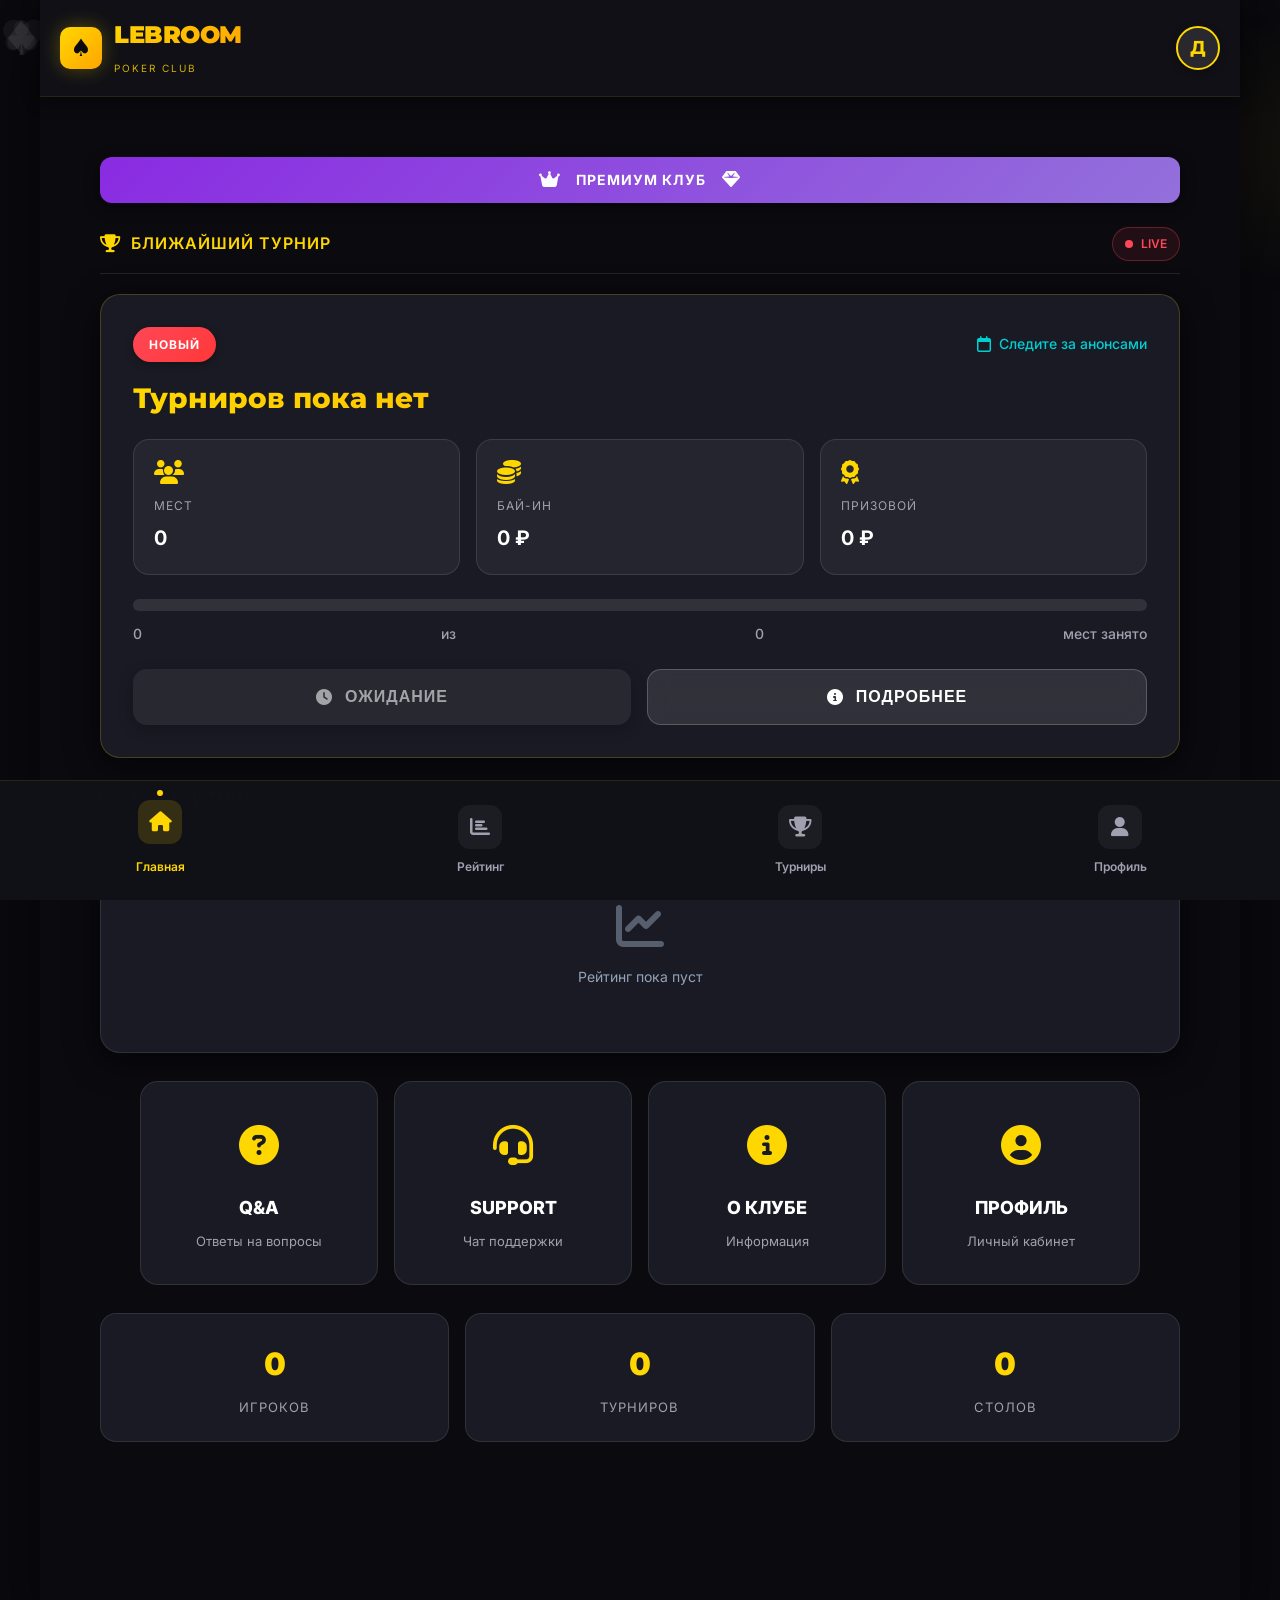
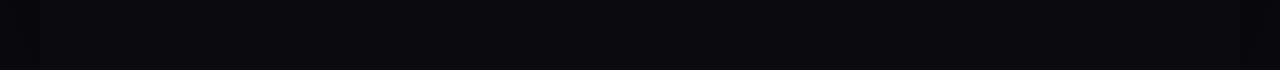
<file: index.html>
<!DOCTYPE html>
<html lang="ru">
<head>
    <meta charset="UTF-8">
    <meta name="viewport" content="width=device-width, initial-scale=1.0, maximum-scale=5.0, user-scalable=yes">
    <title>LEBROOM POKER CLUB</title>
    
    <!-- Telegram Web App SDK -->
    <script src="https://telegram.org/js/telegram-web-app.js"></script>
    
    <!-- FontAwesome Icons -->
    <link rel="stylesheet" href="https://cdnjs.cloudflare.com/ajax/libs/font-awesome/6.4.0/css/all.min.css">
    
    <!-- Google Fonts -->
    <link rel="preconnect" href="https://fonts.googleapis.com">
    <link rel="preconnect" href="https://fonts.gstatic.com" crossorigin>
    <link href="https://fonts.googleapis.com/css2?family=Montserrat:wght@700;800;900&family=Inter:wght@300;400;500;600;700&display=swap" rel="stylesheet">
    
    <!-- Animate.css для анимаций -->
    <link rel="stylesheet" href="https://cdnjs.cloudflare.com/ajax/libs/animate.css/4.1.1/animate.min.css">
    
    <!-- Favicon -->
    <link rel="icon" href="data:image/svg+xml,<svg xmlns=%22http://www.w3.org/2000/svg%22 viewBox=%220 0 100 100%22><text y=%22.9em%22 font-size=%2290%22>♠️</text></svg>">
    
    <!-- CSS -->
    <link rel="stylesheet" href="style.css">
    
    <!-- Meta для Telegram -->
    <meta property="og:title" content="LEBROOM Poker Club">
    <meta property="og:description" content="Премиальный покерный клуб. Запишись на турнир!">
</head>
<body>
    <!-- Анимированный фон -->
    <div class="animated-bg">
        <div class="bg-particle" style="left: 10%; animation-delay: 0s;"></div>
        <div class="bg-particle" style="left: 30%; animation-delay: 1.5s;"></div>
        <div class="bg-particle" style="left: 50%; animation-delay: 3s;"></div>
        <div class="bg-particle" style="left: 70%; animation-delay: 4.5s;"></div>
        <div class="bg-particle" style="left: 90%; animation-delay: 6s;"></div>
    </div>

    <!-- Анимированные карты на заднем плане -->
    <div class="floating-cards">
        <div class="floating-card" style="--delay: 0s;">♠</div>
        <div class="floating-card" style="--delay: 1s;">♥</div>
        <div class="floating-card" style="--delay: 2s;">♣</div>
        <div class="floating-card" style="--delay: 3s;">♦</div>
    </div>

    <div class="app-container">
        <!-- Хедер -->
        <header class="app-header">
            <div class="header-content">
                <div class="logo animate__animated animate__fadeInDown">
                    <div class="logo-icon">♠</div>
                    <div class="logo-text">
                        <h1>LEBROOM</h1>
                        <span class="logo-subtitle">POKER CLUB</span>
                    </div>
                </div>
                <div class="user-badge" id="userBadge">
                    <i class="fas fa-user"></i>
                </div>
            </div>
        </header>

        <!-- Основной контент с навигацией по страницам -->
        <main class="main-content">
            <!-- Страница Главная -->
            <div id="page-main" class="page active">
                <!-- Анимированный баннер -->
                <div class="animated-banner">
                    <div class="banner-content">
                        <i class="fas fa-crown"></i>
                        <span>ПРЕМИУМ КЛУБ</span>
                        <i class="fas fa-gem"></i>
                    </div>
                </div>

                <!-- Ближайший турнир -->
                <section class="tournament-section animate__animated animate__fadeIn">
                    <div class="section-header">
                        <h2><i class="fas fa-trophy"></i> БЛИЖАЙШИЙ ТУРНИР</h2>
                        <div class="live-indicator">
                            <div class="live-dot"></div>
                            LIVE
                        </div>
                    </div>
                    
                    <div class="tournament-card" id="tournamentCard">
                        <div class="tournament-header">
                            <div class="tournament-badge pulse-animation">НОВЫЙ</div>
                            <div class="tournament-date">
                                <i class="far fa-calendar"></i>
                                <span id="tournamentDate">Загрузка...</span>
                            </div>
                        </div>
                        
                        <h3 class="tournament-title" id="tournamentTitle">Загрузка...</h3>
                        
                        <div class="tournament-info">
                            <div class="info-item shine-effect">
                                <i class="fas fa-users"></i>
                                <div>
                                    <div class="info-label">Мест</div>
                                    <div class="info-value" id="tournamentSeats">0</div>
                                </div>
                            </div>
                            <div class="info-item shine-effect">
                                <i class="fas fa-coins"></i>
                                <div>
                                    <div class="info-label">Бай-ин</div>
                                    <div class="info-value" id="tournamentBuyIn">0 ₽</div>
                                </div>
                            </div>
                            <div class="info-item shine-effect">
                                <i class="fas fa-award"></i>
                                <div>
                                    <div class="info-label">Призовой</div>
                                    <div class="info-value" id="tournamentPrize">0 ₽</div>
                                </div>
                            </div>
                        </div>
                        
                        <div class="registration-info">
                            <div class="progress-bar">
                                <div class="progress-fill" id="progressFill" style="width: 0%"></div>
                            </div>
                            <div class="progress-text">
                                <span id="registeredCount">0</span> из <span id="totalSeats">0</span> мест занято
                            </div>
                        </div>
                        
                        <div class="action-buttons">
                            <button class="btn-primary glow-effect" id="registerBtn">
                                <i class="fas fa-user-plus"></i> ЗАПИСАТЬСЯ
                            </button>
                            <button class="btn-secondary" id="detailsBtn">
                                <i class="fas fa-info-circle"></i> ПОДРОБНЕЕ
                            </button>
                        </div>
                    </div>
                </section>

                <!-- Рейтинг (превью) -->
                <section class="rating-section animate__animated animate__fadeIn animate__delay-1s">
                    <div class="section-header">
                        <h2><i class="fas fa-chart-line"></i> ТОП РЕЙТИНГА</h2>
                        <a href="#" class="view-all" onclick="app.loadPage('rating')">
                            Все 
                            <i class="fas fa-arrow-right arrow-animation"></i>
                        </a>
                    </div>
                    
                    <div class="rating-card">
                        <div class="rating-list" id="ratingListPreview">
                            <!-- Загружается через JS -->
                            <div style="text-align: center; padding: 40px; color: #94a3b8;">
                                <i class="fas fa-chart-line" style="font-size: 48px; margin-bottom: 16px; opacity: 0.5;"></i>
                                <p style="font-size: 14px; margin-bottom: 8px;">Рейтинг пока пуст</p>
                            </div>
                        </div>
                    </div>
                </section>

                <!-- Быстрые действия -->
                <section class="quick-actions animate__animated animate__fadeIn animate__delay-2s">
                    <div class="action-grid">
                        <div class="action-item hover-effect" id="qaBtn">
                            <div class="action-icon">
                                <i class="fas fa-question-circle"></i>
                            </div>
                            <div class="action-title">Q&A</div>
                            <div class="action-subtitle">Ответы на вопросы</div>
                        </div>
                        
                        <div class="action-item hover-effect" id="supportBtn">
                            <div class="action-icon">
                                <i class="fas fa-headset"></i>
                            </div>
                            <div class="action-title">SUPPORT</div>
                            <div class="action-subtitle">Чат поддержки</div>
                        </div>
                        
                        <div class="action-item hover-effect" id="clubInfoBtn">
                            <div class="action-icon">
                                <i class="fas fa-info-circle"></i>
                            </div>
                            <div class="action-title">О КЛУБЕ</div>
                            <div class="action-subtitle">Информация</div>
                        </div>
                        
                        <div class="action-item hover-effect" id="myProfileBtn">
                            <div class="action-icon">
                                <i class="fas fa-user-circle"></i>
                            </div>
                            <div class="action-title">ПРОФИЛЬ</div>
                            <div class="action-subtitle">Личный кабинет</div>
                        </div>
                    </div>
                </section>

                <!-- Анимированная статистика -->
                <section class="stats-section animate__animated animate__fadeIn animate__delay-3s">
                    <div class="stats-grid">
                        <div class="stat-item">
                            <div class="stat-number counter-animation" data-count="0">0</div>
                            <div class="stat-label">Игроков</div>
                        </div>
                        <div class="stat-item">
                            <div class="stat-number counter-animation" data-count="0">0</div>
                            <div class="stat-label">Турниров</div>
                        </div>
                        <div class="stat-item">
                            <div class="stat-number counter-animation" data-count="0">0</div>
                            <div class="stat-label">Столов</div>
                        </div>
                    </div>
                </section>
            </div>

            <!-- Страница Рейтинга -->
            <div id="page-rating" class="page">
                <div class="page-header">
                    <button class="back-button" onclick="app.loadPage('main')">
                        <i class="fas fa-arrow-left"></i>
                    </button>
                    <h2><i class="fas fa-chart-line"></i> ПОЛНЫЙ РЕЙТИНГ</h2>
                </div>

                <div class="page-content">
                    <!-- Фильтры рейтинга -->
                    <div class="filters-section">
                        <div class="filter-buttons">
                            <button class="filter-btn active" onclick="app.filterRating('all')">Все</button>
                            <button class="filter-btn" onclick="app.filterRating('top')">Топ-10</button>
                            <button class="filter-btn" onclick="app.filterRating('month')">За месяц</button>
                        </div>
                        <div class="search-box">
                            <i class="fas fa-search"></i>
                            <input type="text" id="ratingSearch" placeholder="Поиск игрока..." oninput="app.searchPlayer()">
                        </div>
                    </div>

                    <!-- Полный список рейтинга -->
                    <div class="rating-card full-rating">
                        <div class="rating-list" id="ratingListFull">
                            <!-- Загружается через JS -->
                        </div>
                    </div>

                    <!-- Информация о рейтинге -->
                    <div class="info-card">
                        <h4><i class="fas fa-info-circle"></i> Как начисляются очки?</h4>
                        <div class="info-content">
                            <p><strong>1 место:</strong> 100 очков</p>
                            <p><strong>2 место:</strong> 80 очков</p>
                            <p><strong>3 место:</strong> 60 очков</p>
                            <p><strong>4-10 места:</strong> 40 очков</p>
                            <p><strong>Участие:</strong> 20 очков</p>
                        </div>
                    </div>
                </div>
            </div>

            <!-- Страница Турниров -->
            <div id="page-tournaments" class="page">
                <div class="page-header">
                    <button class="back-button" onclick="app.loadPage('main')">
                        <i class="fas fa-arrow-left"></i>
                    </button>
                    <h2><i class="fas fa-trophy"></i> ВСЕ ТУРНИРЫ</h2>
                </div>

                <div class="page-content">
                    <!-- Фильтры турниров -->
                    <div class="filters-section">
                        <div class="filter-buttons">
                            <button class="filter-btn active" onclick="app.filterTournaments('upcoming')">Будущие</button>
                            <button class="filter-btn" onclick="app.filterTournaments('active')">Активные</button>
                            <button class="filter-btn" onclick="app.filterTournaments('finished')">Завершенные</button>
                            <button class="filter-btn" onclick="app.filterTournaments('my')">Мои</button>
                        </div>
                    </div>

                    <!-- Список турниров -->
                    <div class="tournaments-list" id="tournamentsList">
                        <!-- Загружается через JS -->
                    </div>

                    <!-- Пустое состояние -->
                    <div class="empty-state" id="emptyTournaments" style="display: none;">
                        <div class="empty-icon">
                            <i class="fas fa-trophy"></i>
                        </div>
                        <h3>Турниров пока нет</h3>
                        <p>Следите за анонсами новых турниров</p>
                    </div>
                </div>
            </div>

            <!-- Страница Профиля -->
            <div id="page-profile" class="page">
                <div class="page-header">
                    <button class="back-button" onclick="app.loadPage('main')">
                        <i class="fas fa-arrow-left"></i>
                    </button>
                    <h2><i class="fas fa-user"></i> МОЙ ПРОФИЛЬ</h2>
                </div>

                <div class="page-content" id="profileContent">
                    <!-- Загружается через JS -->
                </div>
            </div>
        </main>

        <!-- Нижняя навигация -->
        <nav class="bottom-nav">
            <a href="#" class="nav-item active" data-page="main" onclick="app.loadPage('main')">
                <div class="nav-icon">
                    <i class="fas fa-home"></i>
                </div>
                <span>Главная</span>
                <div class="nav-indicator"></div>
            </a>
            <a href="#" class="nav-item" data-page="rating" onclick="app.loadPage('rating')">
                <div class="nav-icon">
                    <i class="fas fa-chart-bar"></i>
                </div>
                <span>Рейтинг</span>
                <div class="nav-indicator"></div>
            </a>
            <a href="#" class="nav-item" data-page="tournaments" onclick="app.loadPage('tournaments')">
                <div class="nav-icon">
                    <i class="fas fa-trophy"></i>
                </div>
                <span>Турниры</span>
                <div class="nav-indicator"></div>
            </a>
            <a href="#" class="nav-item" data-page="profile" onclick="app.loadPage('profile')">
                <div class="nav-icon">
                    <i class="fas fa-user"></i>
                </div>
                <span>Профиль</span>
                <div class="nav-indicator"></div>
            </a>
        </nav>

        <!-- Модальные окна -->
        <div class="modal-overlay" id="modalOverlay"></div>
        
        <div class="modal" id="registerModal">
            <div class="modal-content">
                <div class="modal-header">
                    <h3>Запись на турнир</h3>
                    <button class="close-modal" onclick="closeModal('registerModal')">&times;</button>
                </div>
                <div class="modal-body">
                    <p>Вы действительно хотите записаться на турнир <strong id="modalTournamentName">Загрузка...</strong>?</p>
                    <div class="modal-info">
                        <p><i class="far fa-calendar"></i> <strong>Дата:</strong> <span id="modalTournamentDate">Загрузка...</span></p>
                        <p><i class="fas fa-coins"></i> <strong>Бай-ин:</strong> <span id="modalTournamentBuyIn">0 ₽</span></p>
                        <p><i class="fas fa-users"></i> <strong>Свободных мест:</strong> <span id="modalFreeSeats">0</span></p>
                    </div>
                    <button class="btn-confirm glow-effect" id="confirmRegisterBtn">
                        <i class="fas fa-check"></i> ПОДТВЕРДИТЬ ЗАПИСЬ
                    </button>
                    <p class="modal-note">
                        После записи с вами свяжется администратор для подтверждения
                    </p>
                </div>
            </div>
        </div>

        <div class="modal" id="successModal">
            <div class="modal-content">
                <div class="modal-header">
                    <h3>Успешная запись!</h3>
                    <button class="close-modal" onclick="closeModal('successModal')">&times;</button>
                </div>
                <div class="modal-body" style="text-align: center;">
                    <div class="success-icon">
                        <i class="fas fa-check-circle"></i>
                    </div>
                    <h3 style="color: #10b981; margin-bottom: 15px;">Вы успешно записаны!</h3>
                    <p id="successMessage"></p>
                    <div class="success-info">
                        <p><strong>Дата:</strong> <span id="successDate">Загрузка...</span></p>
                        <p><strong>Время:</strong> <span id="successTime">Загрузка...</span></p>
                        <p><strong>Ваш номер в списке:</strong> <span id="successPosition">#0</span></p>
                    </div>
                    <button class="btn-confirm" onclick="closeModal('successModal')">
                        <i class="fas fa-check"></i> ПОНЯТНО
                    </button>
                </div>
            </div>
        </div>

        <div class="modal" id="clubInfoModal">
            <div class="modal-content">
                <div class="modal-header">
                    <h3>LEBROOM POKER CLUB</h3>
                    <button class="close-modal" onclick="closeModal('clubInfoModal')">&times;</button>
                </div>
                <div class="modal-body">
                    <div class="club-logo-modal">
                        <div class="logo-modal-icon pulse-animation">♠</div>
                        <h2>LEBROOM</h2>
                        <p class="club-subtitle">PREMIUM POKER CLUB</p>
                    </div>
                    
                    <div class="club-info">
                        <h4><i class="fas fa-star"></i> О НАС</h4>
                        <p>Премиальный покерный клуб с комфортной атмосферой и профессиональными дилерами. Эксклюзивные турниры высшего уровня.</p>
                        
                        <h4><i class="fas fa-map-marker-alt"></i> АДРЕС</h4>
                        <p><i class="fas fa-location-dot"></i> Москва, Пресненская набережная, 12</p>
                        
                        <h4><i class="fas fa-phone-alt"></i> КОНТАКТЫ</h4>
                        <p><i class="fas fa-phone"></i> +7 (999) 123-45-67</p>
                        <p><i class="fab fa-telegram"></i> @lebroomsupport</p>
                    </div>
                </div>
            </div>
        </div>

        <div class="modal" id="qaModal">
            <div class="modal-content">
                <div class="modal-header">
                    <h3>Часто задаваемые вопросы</h3>
                    <button class="close-modal" onclick="closeModal('qaModal')">&times;</button>
                </div>
                <div class="modal-body">
                    <div class="faq-item">
                        <div class="faq-question" onclick="toggleFAQ(this)">
                            <span>Как записаться на турнир?</span>
                            <i class="fas fa-chevron-down"></i>
                        </div>
                        <div class="faq-answer">
                            Нажмите кнопку "ЗАПИСАТЬСЯ" на карточке турнира и подтвердите запись. После этого с вами свяжется администратор.
                        </div>
                    </div>
                    
                    <div class="faq-item">
                        <div class="faq-question" onclick="toggleFAQ(this)">
                            <span>Как работает рейтинг?</span>
                            <i class="fas fa-chevron-down"></i>
                        </div>
                        <div class="faq-answer">
                            Рейтинг начисляется за участие в турнирах: 1 место - 100 очков, 2 место - 80 очков, 3 место - 60 очков, остальные участники - 20 очков.
                        </div>
                    </div>

                    <div class="faq-item">
                        <div class="faq-question" onclick="toggleFAQ(this)">
                            <span>Какие способы оплаты?</span>
                            <i class="fas fa-chevron-down"></i>
                        </div>
                        <div class="faq-answer">
                            Наличные, банковские карты, криптовалюты. Также доступна предоплата через бота.
                        </div>
                    </div>
                </div>
            </div>
        </div>

        <!-- Уведомление -->
        <div class="notification-container" id="notificationContainer"></div>
    </div>

    <!-- JavaScript -->
    <script src="data-manager.js"></script>
    <script src="app.js"></script>
</body>
</html>
</file>
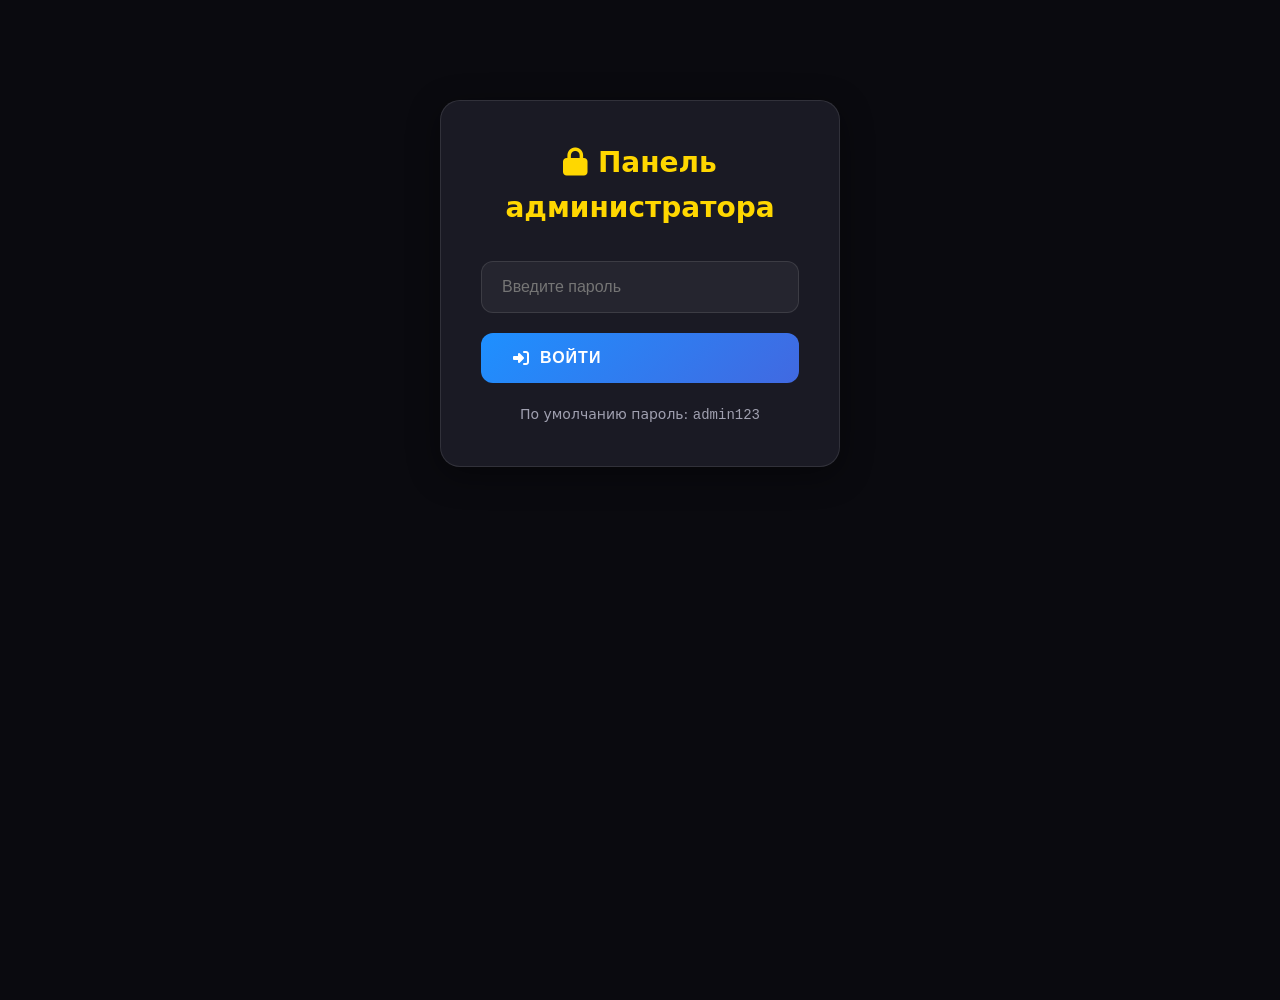
<file: admin.html>
<!DOCTYPE html>
<html lang="ru">
<head>
    <meta charset="UTF-8">
    <meta name="viewport" content="width=device-width, initial-scale=1.0">
    <title>LEBROOM Admin Panel</title>
    <link rel="stylesheet" href="style.css">
    <link rel="stylesheet" href="https://cdnjs.cloudflare.com/ajax/libs/font-awesome/6.4.0/css/all.min.css">
    <style>
        * {
            box-sizing: border-box;
            margin: 0;
            padding: 0;
        }
        
        body {
            font-family: 'Inter', 'Segoe UI', system-ui, -apple-system, sans-serif;
            background: #0A0A0F;
            color: white;
            line-height: 1.6;
        }
        
        .admin-container {
            max-width: 1200px;
            margin: 0 auto;
            padding: 20px;
        }
        
        .admin-header {
            background: linear-gradient(135deg, #8A2BE2, #9370DB);
            padding: 24px;
            border-radius: 20px;
            margin-bottom: 30px;
            text-align: center;
            box-shadow: 0 8px 32px rgba(138, 43, 226, 0.3);
        }
        
        .admin-header h1 {
            color: white;
            margin: 0 0 10px 0;
            font-size: 32px;
            font-weight: 900;
            font-family: 'Montserrat', sans-serif;
        }
        
        .admin-header p {
            opacity: 0.9;
            font-size: 14px;
        }
        
        .admin-section {
            background: #1A1A24;
            border-radius: 20px;
            padding: 30px;
            margin-bottom: 24px;
            border: 1px solid rgba(255, 255, 255, 0.1);
            box-shadow: 0 4px 16px rgba(0, 0, 0, 0.4);
        }
        
        .admin-section h2 {
            color: #FFD700;
            margin-bottom: 24px;
            display: flex;
            align-items: center;
            gap: 12px;
            font-size: 24px;
            font-family: 'Montserrat', sans-serif;
        }
        
        .admin-section h2 i {
            font-size: 28px;
        }
        
        .form-group {
            margin-bottom: 24px;
        }
        
        .form-group label {
            display: block;
            color: #A0A0B0;
            margin-bottom: 10px;
            font-weight: 600;
            font-size: 14px;
            text-transform: uppercase;
            letter-spacing: 1px;
        }
        
        .form-control {
            width: 100%;
            padding: 16px 20px;
            background: rgba(255, 255, 255, 0.05);
            border: 1px solid rgba(255, 255, 255, 0.1);
            border-radius: 12px;
            color: white;
            font-size: 16px;
            font-family: 'Inter', sans-serif;
            transition: all 0.3s;
        }
        
        .form-control:focus {
            outline: none;
            border-color: #FFD700;
            background: rgba(255, 255, 255, 0.08);
            box-shadow: 0 0 0 2px rgba(255, 215, 0, 0.1);
        }
        
        .form-row {
            display: grid;
            grid-template-columns: repeat(auto-fit, minmax(200px, 1fr));
            gap: 16px;
            margin-bottom: 16px;
        }
        
        textarea.form-control {
            min-height: 100px;
            resize: vertical;
        }
        
        .btn-admin {
            background: linear-gradient(135deg, #1E90FF, #4169E1);
            color: white;
            border: none;
            padding: 16px 32px;
            border-radius: 12px;
            font-size: 16px;
            font-weight: 700;
            cursor: pointer;
            transition: all 0.3s;
            display: inline-flex;
            align-items: center;
            gap: 10px;
            text-transform: uppercase;
            letter-spacing: 1px;
        }
        
        .btn-admin:hover {
            transform: translateY(-2px);
            box-shadow: 0 8px 32px rgba(30, 144, 255, 0.4);
        }
        
        .btn-admin:active {
            transform: translateY(0);
        }
        
        .btn-danger {
            background: linear-gradient(135deg, #FF4757, #FF3838);
        }
        
        .btn-success {
            background: linear-gradient(135deg, #10b981, #34d399);
        }
        
        .btn-warning {
            background: linear-gradient(135deg, #FF9500, #FF7300);
        }
        
        .data-table-container {
            overflow-x: auto;
            margin-top: 20px;
            border-radius: 12px;
            border: 1px solid rgba(255, 255, 255, 0.1);
        }
        
        .data-table {
            width: 100%;
            border-collapse: collapse;
            min-width: 800px;
        }
        
        .data-table th {
            background: rgba(255, 255, 255, 0.05);
            color: #FFD700;
            font-weight: 700;
            padding: 18px 16px;
            text-align: left;
            font-size: 14px;
            text-transform: uppercase;
            letter-spacing: 1px;
            border-bottom: 1px solid rgba(255, 255, 255, 0.1);
        }
        
        .data-table td {
            padding: 16px;
            border-bottom: 1px solid rgba(255, 255, 255, 0.05);
            vertical-align: middle;
        }
        
        .data-table tr:hover {
            background: rgba(255, 255, 255, 0.02);
        }
        
        .action-buttons {
            display: flex;
            gap: 8px;
            flex-wrap: wrap;
        }
        
        .action-btn {
            padding: 8px 16px;
            border: none;
            border-radius: 8px;
            cursor: pointer;
            font-size: 13px;
            font-weight: 600;
            display: inline-flex;
            align-items: center;
            gap: 6px;
            transition: all 0.2s;
        }
        
        .btn-edit {
            background: rgba(30, 144, 255, 0.15);
            color: #1E90FF;
            border: 1px solid rgba(30, 144, 255, 0.3);
        }
        
        .btn-edit:hover {
            background: rgba(30, 144, 255, 0.25);
        }
        
        .btn-delete {
            background: rgba(255, 71, 87, 0.15);
            color: #FF4757;
            border: 1px solid rgba(255, 71, 87, 0.3);
        }
        
        .btn-delete:hover {
            background: rgba(255, 71, 87, 0.25);
        }
        
        .btn-view {
            background: rgba(0, 206, 209, 0.15);
            color: #00CED1;
            border: 1px solid rgba(0, 206, 209, 0.3);
        }
        
        .btn-view:hover {
            background: rgba(0, 206, 209, 0.25);
        }
        
        .btn-update {
            background: rgba(16, 185, 129, 0.15);
            color: #10b981;
            border: 1px solid rgba(16, 185, 129, 0.3);
        }
        
        .btn-update:hover {
            background: rgba(16, 185, 129, 0.25);
        }
        
        .status-badge {
            display: inline-block;
            padding: 6px 12px;
            border-radius: 20px;
            font-size: 12px;
            font-weight: 700;
            text-transform: uppercase;
            letter-spacing: 0.5px;
        }
        
        .status-active {
            background: rgba(16, 185, 129, 0.15);
            color: #10b981;
            border: 1px solid rgba(16, 185, 129, 0.3);
        }
        
        .status-upcoming {
            background: rgba(59, 130, 246, 0.15);
            color: #3b82f6;
            border: 1px solid rgba(59, 130, 246, 0.3);
        }
        
        .status-finished {
            background: rgba(148, 163, 184, 0.15);
            color: #94a3b8;
            border: 1px solid rgba(148, 163, 184, 0.3);
        }
        
        .export-section {
            text-align: center;
            padding: 40px;
            background: rgba(255, 215, 0, 0.05);
            border-radius: 20px;
            margin-top: 40px;
            border: 1px solid rgba(255, 215, 0, 0.1);
        }
        
        .export-section h2 {
            color: #FFD700;
            margin-bottom: 30px;
            font-size: 28px;
        }
        
        .button-group {
            display: flex;
            gap: 20px;
            justify-content: center;
            margin-top: 20px;
            flex-wrap: wrap;
        }
        
        .stats-grid {
            display: grid;
            grid-template-columns: repeat(auto-fit, minmax(200px, 1fr));
            gap: 20px;
            margin-bottom: 30px;
        }
        
        .stat-card {
            background: rgba(255, 255, 255, 0.05);
            border-radius: 16px;
            padding: 24px;
            text-align: center;
            border: 1px solid rgba(255, 255, 255, 0.1);
        }
        
        .stat-number {
            font-size: 40px;
            font-weight: 900;
            color: #FFD700;
            margin-bottom: 8px;
            font-family: 'Montserrat', sans-serif;
        }
        
        .stat-label {
            font-size: 14px;
            color: #A0A0B0;
            text-transform: uppercase;
            letter-spacing: 1px;
        }
        
        .modal-overlay {
            position: fixed;
            top: 0;
            left: 0;
            right: 0;
            bottom: 0;
            background: rgba(0, 0, 0, 0.9);
            z-index: 9998;
            display: none;
            backdrop-filter: blur(10px);
        }
        
        .modal {
            position: fixed;
            top: 0;
            left: 0;
            right: 0;
            bottom: 0;
            display: none;
            z-index: 9999;
            overflow-y: auto;
            padding: 20px;
        }
        
        .modal-content {
            background: #1E1E2D;
            border-radius: 24px;
            margin: 60px auto 20px;
            max-width: 600px;
            max-height: 85vh;
            overflow-y: auto;
            border: 1px solid rgba(255, 215, 0, 0.2);
            box-shadow: 0 8px 32px rgba(0, 0, 0, 0.5);
        }
        
        .modal-header {
            display: flex;
            justify-content: space-between;
            align-items: center;
            padding: 24px;
            border-bottom: 1px solid rgba(255, 255, 255, 0.1);
        }
        
        .modal-header h3 {
            font-size: 22px;
            font-weight: 800;
            color: #FFD700;
            margin: 0;
        }
        
        .close-modal {
            background: rgba(255, 255, 255, 0.1);
            border: none;
            color: #A0A0B0;
            font-size: 28px;
            cursor: pointer;
            width: 40px;
            height: 40px;
            display: flex;
            align-items: center;
            justify-content: center;
            border-radius: 50%;
            transition: all 0.3s;
            line-height: 1;
        }
        
        .close-modal:hover {
            background: rgba(255, 215, 0, 0.2);
            color: #FFD700;
        }
        
        .modal-body {
            padding: 24px;
        }
        
        .form-grid {
            display: grid;
            grid-template-columns: 1fr 1fr;
            gap: 16px;
            margin-bottom: 20px;
        }
        
        .password-protect {
            text-align: center;
            max-width: 400px;
            margin: 100px auto;
            padding: 40px;
            background: #1A1A24;
            border-radius: 20px;
            border: 1px solid rgba(255, 255, 255, 0.1);
            box-shadow: 0 8px 32px rgba(0, 0, 0, 0.4);
        }
        
        .password-protect h2 {
            color: #FFD700;
            margin-bottom: 30px;
            font-size: 28px;
        }
        
        .notification {
            position: fixed;
            top: 20px;
            right: 20px;
            background: #1E1E2D;
            color: white;
            padding: 16px 24px;
            border-radius: 12px;
            border-left: 4px solid #FFD700;
            box-shadow: 0 4px 16px rgba(0, 0, 0, 0.4);
            z-index: 10000;
            display: flex;
            align-items: center;
            gap: 12px;
            animation: slideInRight 0.5s ease;
        }
        
        .notification.success {
            border-left-color: #10b981;
        }
        
        .notification.error {
            border-left-color: #FF4757;
        }
        
        @keyframes slideInRight {
            from {
                opacity: 0;
                transform: translateX(100%);
            }
            to {
                opacity: 1;
                transform: translateX(0);
            }
        }
        
        @media (max-width: 768px) {
            .admin-container {
                padding: 16px;
            }
            
            .admin-section {
                padding: 20px;
            }
            
            .form-row {
                grid-template-columns: 1fr;
            }
            
            .form-grid {
                grid-template-columns: 1fr;
            }
            
            .button-group {
                flex-direction: column;
            }
            
            .button-group button {
                width: 100%;
            }
            
            .action-buttons {
                flex-direction: column;
            }
            
            .action-btn {
                width: 100%;
                justify-content: center;
            }
            
            .modal-content {
                margin: 40px 10px 20px;
                max-width: calc(100% - 20px);
            }
        }
        
        .no-data {
            text-align: center;
            padding: 40px;
            color: #94a3b8;
        }
        
        .no-data i {
            font-size: 48px;
            margin-bottom: 16px;
            opacity: 0.5;
        }
    </style>
</head>
<body>
    <div class="admin-container" id="adminPanel" style="display: none;">
        <div class="admin-header">
            <h1><i class="fas fa-crown"></i> LEBROOM ADMIN PANEL</h1>
            <p>Панель управления покерным клубом</p>
        </div>
        
        <!-- Статистика -->
        <div class="stats-grid">
            <div class="stat-card">
                <div class="stat-number" id="totalPlayers">0</div>
                <div class="stat-label">Игроков</div>
            </div>
            <div class="stat-card">
                <div class="stat-number" id="totalTournaments">0</div>
                <div class="stat-label">Турниров</div>
            </div>
            <div class="stat-card">
                <div class="stat-number" id="activeTournaments">0</div>
                <div class="stat-label">Активных</div>
            </div>
            <div class="stat-card">
                <div class="stat-number" id="registeredToday">0</div>
                <div class="stat-label">Записей сегодня</div>
            </div>
        </div>
        
        <!-- Управление игроками -->
        <div class="admin-section">
            <h2><i class="fas fa-users"></i> Управление игроками</h2>
            
            <div class="form-group">
                <label>Добавить нового игрока</label>
                <div class="form-row">
                    <input type="text" id="playerName" class="form-control" placeholder="Полное имя">
                    <input type="text" id="playerTelegram" class="form-control" placeholder="Telegram ID (опционально)">
                    <input type="number" id="playerPoints" class="form-control" placeholder="Начальные очки" value="0">
                </div>
                <div class="form-row">
                    <input type="number" id="playerTournaments" class="form-control" placeholder="Участие в турнирах" value="0">
                    <input type="number" id="playerWins" class="form-control" placeholder="Количество побед" value="0">
                    <button onclick="addPlayer()" class="btn-admin">
                        <i class="fas fa-user-plus"></i> Добавить игрока
                    </button>
                </div>
            </div>
            
            <div class="data-table-container">
                <table class="data-table" id="playersTable">
                    <thead>
                        <tr>
                            <th>ID</th>
                            <th>Имя</th>
                            <th>Очки</th>
                            <th>Турниров</th>
                            <th>Побед</th>
                            <th>Telegram</th>
                            <th>Действия</th>
                        </tr>
                    </thead>
                    <tbody id="playersList">
                        <!-- Заполняется через JS -->
                    </tbody>
                </table>
            </div>
            
            <div id="playersEmpty" class="no-data" style="display: none;">
                <i class="fas fa-users"></i>
                <p>Игроков пока нет</p>
            </div>
        </div>
        
        <!-- Управление турнирами -->
        <div class="admin-section">
            <h2><i class="fas fa-trophy"></i> Управление турнирами</h2>
            
            <div class="form-group">
                <label>Создать новый турнир</label>
                <div class="form-row">
                    <input type="text" id="tournamentTitle" class="form-control" placeholder="Название турнира" required>
                    <input type="text" id="tournamentDate" class="form-control" placeholder="Дата (ДД.ММ)" required>
                    <input type="text" id="tournamentTime" class="form-control" placeholder="Время (ЧЧ:ММ)" required>
                </div>
                <div class="form-row">
                    <input type="number" id="tournamentSeats" class="form-control" placeholder="Количество мест" value="50" required>
                    <input type="text" id="tournamentBuyIn" class="form-control" placeholder="Бай-ин (например: 5 000 ₽)" required>
                    <input type="text" id="tournamentPrize" class="form-control" placeholder="Призовой фонд (например: 250 000 ₽)" required>
                </div>
                <div class="form-row">
                    <select id="tournamentStatus" class="form-control">
                        <option value="upcoming">Будущий</option>
                        <option value="active">Активный</option>
                        <option value="finished">Завершенный</option>
                    </select>
                    <textarea id="tournamentDesc" class="form-control" placeholder="Описание турнира" rows="3"></textarea>
                </div>
                <button onclick="addTournament()" class="btn-admin">
                    <i class="fas fa-plus-circle"></i> Создать турнир
                </button>
            </div>
            
            <div class="data-table-container">
                <table class="data-table" id="tournamentsTable">
                    <thead>
                        <tr>
                            <th>ID</th>
                            <th>Название</th>
                            <th>Дата/Время</th>
                            <th>Статус</th>
                            <th>Записано</th>
                            <th>Действия</th>
                        </tr>
                    </thead>
                    <tbody id="tournamentsList">
                        <!-- Заполняется через JS -->
                    </tbody>
                </table>
            </div>
            
            <div id="tournamentsEmpty" class="no-data" style="display: none;">
                <i class="fas fa-trophy"></i>
                <p>Турниров пока нет</p>
            </div>
        </div>
        
        <!-- Завершение турнира и редактирование результатов -->
        <div class="admin-section">
            <h2><i class="fas fa-flag-checkered"></i> Завершение турнира</h2>
            
            <div class="form-group">
                <label>Выберите турнир для завершения</label>
                <select id="finishTournamentSelect" class="form-control" onchange="loadTournamentParticipants()">
                    <option value="">-- Выберите турнир --</option>
                </select>
            </div>
            
            <div id="tournamentResultsSection" style="display: none;">
                <h3 style="color: #00CED1; margin-bottom: 20px;">Редактирование результатов</h3>
                
                <div class="form-group">
                    <label>Участники турнира</label>
                    <div id="resultsForm" style="margin-bottom: 20px;">
                        <!-- Динамически создается -->
                    </div>
                </div>
                
                <div class="button-group">
                    <button onclick="finishTournament()" class="btn-admin btn-success">
                        <i class="fas fa-check-circle"></i> Завершить турнир
                    </button>
                    <button onclick="saveTournamentResults()" class="btn-admin btn-warning">
                        <i class="fas fa-save"></i> Сохранить черновик
                    </button>
                </div>
            </div>
        </div>
        
        <!-- Экспорт/Импорт данных -->
        <div class="export-section">
            <h2><i class="fas fa-database"></i> Управление данными</h2>
            
            <div class="button-group">
                <button onclick="exportData()" class="btn-admin">
                    <i class="fas fa-download"></i> Экспорт всех данных
                </button>
                <button onclick="showImportSection()" class="btn-admin">
                    <i class="fas fa-upload"></i> Импорт данных
                </button>
                <button onclick="showResetConfirm()" class="btn-admin btn-danger">
                    <i class="fas fa-trash-alt"></i> Очистить все данные
                </button>
            </div>
            
            <div id="importSection" style="display: none; margin-top: 30px;">
                <textarea id="importData" class="form-control" placeholder="Вставьте JSON данные для импорта..." rows="8" style="font-family: monospace;"></textarea>
                <div class="button-group" style="margin-top: 16px;">
                    <button onclick="importData()" class="btn-admin btn-success">
                        <i class="fas fa-check"></i> Импортировать
                    </button>
                    <button onclick="hideImportSection()" class="btn-admin">
                        <i class="fas fa-times"></i> Отмена
                    </button>
                </div>
            </div>
        </div>
    </div>
    
    <!-- Модальное окно редактирования игрока -->
    <div class="modal-overlay" id="editPlayerOverlay"></div>
    <div class="modal" id="editPlayerModal">
        <div class="modal-content">
            <div class="modal-header">
                <h3>Редактирование игрока</h3>
                <button class="close-modal" onclick="closeEditPlayerModal()">&times;</button>
            </div>
            <div class="modal-body">
                <input type="hidden" id="editPlayerId">
                <div class="form-grid">
                    <div class="form-group">
                        <label>Имя игрока</label>
                        <input type="text" id="editPlayerName" class="form-control">
                    </div>
                    <div class="form-group">
                        <label>Telegram ID</label>
                        <input type="text" id="editPlayerTelegram" class="form-control">
                    </div>
                    <div class="form-group">
                        <label>Очки</label>
                        <input type="number" id="editPlayerPoints" class="form-control">
                    </div>
                    <div class="form-group">
                        <label>Турниров</label>
                        <input type="number" id="editPlayerTournaments" class="form-control">
                    </div>
                    <div class="form-group">
                        <label>Побед</label>
                        <input type="number" id="editPlayerWins" class="form-control">
                    </div>
                </div>
                <div class="button-group" style="margin-top: 24px;">
                    <button onclick="savePlayerChanges()" class="btn-admin btn-success">
                        <i class="fas fa-save"></i> Сохранить изменения
                    </button>
                    <button onclick="closeEditPlayerModal()" class="btn-admin">
                        <i class="fas fa-times"></i> Отмена
                    </button>
                </div>
            </div>
        </div>
    </div>
    
    <!-- Модальное окно редактирования турнира -->
    <div class="modal-overlay" id="editTournamentOverlay"></div>
    <div class="modal" id="editTournamentModal">
        <div class="modal-content">
            <div class="modal-header">
                <h3>Редактирование турнира</h3>
                <button class="close-modal" onclick="closeEditTournamentModal()">&times;</button>
            </div>
            <div class="modal-body">
                <input type="hidden" id="editTournamentId">
                <div class="form-grid">
                    <div class="form-group">
                        <label>Название</label>
                        <input type="text" id="editTournamentTitle" class="form-control">
                    </div>
                    <div class="form-group">
                        <label>Дата (ДД.ММ)</label>
                        <input type="text" id="editTournamentDate" class="form-control">
                    </div>
                    <div class="form-group">
                        <label>Время (ЧЧ:ММ)</label>
                        <input type="text" id="editTournamentTime" class="form-control">
                    </div>
                    <div class="form-group">
                        <label>Количество мест</label>
                        <input type="number" id="editTournamentSeats" class="form-control">
                    </div>
                    <div class="form-group">
                        <label>Бай-ин</label>
                        <input type="text" id="editTournamentBuyIn" class="form-control">
                    </div>
                    <div class="form-group">
                        <label>Призовой фонд</label>
                        <input type="text" id="editTournamentPrize" class="form-control">
                    </div>
                    <div class="form-group">
                        <label>Статус</label>
                        <select id="editTournamentStatus" class="form-control">
                            <option value="upcoming">Будущий</option>
                            <option value="active">Активный</option>
                            <option value="finished">Завершенный</option>
                        </select>
                    </div>
                </div>
                <div class="form-group">
                    <label>Описание</label>
                    <textarea id="editTournamentDesc" class="form-control" rows="4"></textarea>
                </div>
                <div class="button-group" style="margin-top: 24px;">
                    <button onclick="saveTournamentChanges()" class="btn-admin btn-success">
                        <i class="fas fa-save"></i> Сохранить изменения
                    </button>
                    <button onclick="closeEditTournamentModal()" class="btn-admin">
                        <i class="fas fa-times"></i> Отмена
                    </button>
                </div>
            </div>
        </div>
    </div>
    
    <!-- Подтверждение сброса данных -->
    <div class="modal-overlay" id="resetOverlay"></div>
    <div class="modal" id="resetModal">
        <div class="modal-content">
            <div class="modal-header">
                <h3 style="color: #FF4757;"><i class="fas fa-exclamation-triangle"></i> Подтверждение</h3>
                <button class="close-modal" onclick="closeResetModal()">&times;</button>
            </div>
            <div class="modal-body">
                <div style="text-align: center; padding: 20px;">
                    <i class="fas fa-trash-alt" style="font-size: 64px; color: #FF4757; margin-bottom: 20px;"></i>
                    <h3 style="margin-bottom: 16px; color: white;">Вы уверены?</h3>
                    <p style="color: #A0A0B0; margin-bottom: 24px;">
                        Это действие удалит ВСЕ данные: всех игроков, все турниры, всю статистику. 
                        Это действие нельзя отменить!
                    </p>
                </div>
                <div class="button-group">
                    <button onclick="resetData()" class="btn-admin btn-danger">
                        <i class="fas fa-trash-alt"></i> Да, удалить все
                    </button>
                    <button onclick="closeResetModal()" class="btn-admin">
                        <i class="fas fa-times"></i> Отмена
                    </button>
                </div>
            </div>
        </div>
    </div>
    
    <!-- Уведомления -->
    <div id="notificationContainer"></div>
    
    <!-- Защита паролем -->
    <div class="password-protect" id="loginPanel">
        <h2><i class="fas fa-lock"></i> Панель администратора</h2>
        <input type="password" id="adminPassword" class="form-control" placeholder="Введите пароль" style="margin-bottom: 20px;">
        <button onclick="checkPassword()" class="btn-admin" style="width: 100%;">
            <i class="fas fa-sign-in-alt"></i> Войти
        </button>
        <p style="color: #A0A0B0; margin-top: 20px; font-size: 14px;">
            По умолчанию пароль: <code>admin123</code>
        </p>
    </div>
    
    <script src="data-manager.js"></script>
    <script>
        // Защита паролем
        const ADMIN_PASSWORD = 'admin123';
        let editingPlayerId = null;
        let editingTournamentId = null;
        
        function checkPassword() {
            const password = document.getElementById('adminPassword').value;
            if (password === ADMIN_PASSWORD) {
                document.getElementById('loginPanel').style.display = 'none';
                document.getElementById('adminPanel').style.display = 'block';
                loadAdminData();
                showNotification('Успешный вход в панель администратора', 'success');
            } else {
                showNotification('Неверный пароль!', 'error');
            }
        }
        
        function loadAdminData() {
            loadPlayers();
            loadTournaments();
            loadTournamentSelect();
            updateStats();
        }
        
        function updateStats() {
            const stats = dataManager.getClubStats();
            document.getElementById('totalPlayers').textContent = stats.totalPlayers;
            document.getElementById('totalTournaments').textContent = stats.totalTournaments;
            document.getElementById('activeTournaments').textContent = stats.activeTournaments;
            document.getElementById('registeredToday').textContent = '0'; // Можно добавить подсчет
        }
        
        // Управление игроками
        function loadPlayers() {
            const players = dataManager.players;
            const tbody = document.getElementById('playersList');
            const emptyState = document.getElementById('playersEmpty');
            
            tbody.innerHTML = '';
            
            if (players.length === 0) {
                tbody.style.display = 'none';
                emptyState.style.display = 'block';
                return;
            }
            
            tbody.style.display = 'table-row-group';
            emptyState.style.display = 'none';
            
            players.forEach(player => {
                const row = document.createElement('tr');
                row.innerHTML = `
                    <td>${player.id}</td>
                    <td><strong>${player.name || 'Без имени'}</strong></td>
                    <td>${player.points || 0}</td>
                    <td>${player.tournaments || 0}</td>
                    <td>${player.wins || 0}</td>
                    <td>${player.telegramId ? player.telegramId : '<span style="color: #94a3b8; font-style: italic;">нет</span>'}</td>
                    <td>
                        <div class="action-buttons">
                            <button onclick="editPlayer(${player.id})" class="action-btn btn-edit">
                                <i class="fas fa-edit"></i> Редактировать
                            </button>
                            <button onclick="viewPlayerDetails(${player.id})" class="action-btn btn-view">
                                <i class="fas fa-eye"></i> Просмотр
                            </button>
                            <button onclick="deletePlayer(${player.id})" class="action-btn btn-delete">
                                <i class="fas fa-trash"></i> Удалить
                            </button>
                        </div>
                    </td>
                `;
                tbody.appendChild(row);
            });
            
            updateStats();
        }
        
        function addPlayer() {
            const name = document.getElementById('playerName').value.trim();
            const telegramId = document.getElementById('playerTelegram').value.trim();
            const points = parseInt(document.getElementById('playerPoints').value) || 0;
            const tournaments = parseInt(document.getElementById('playerTournaments').value) || 0;
            const wins = parseInt(document.getElementById('playerWins').value) || 0;
            
            if (!name) {
                showNotification('Введите имя игрока', 'error');
                return;
            }
            
            try {
                const player = dataManager.addPlayer({
                    name: name,
                    telegramId: telegramId || null,
                    points: points,
                    tournaments: tournaments,
                    wins: wins
                });
                
                // Очищаем форму
                document.getElementById('playerName').value = '';
                document.getElementById('playerTelegram').value = '';
                document.getElementById('playerPoints').value = '0';
                document.getElementById('playerTournaments').value = '0';
                document.getElementById('playerWins').value = '0';
                
                loadPlayers();
                showNotification(`Игрок "${player.name}" добавлен!`, 'success');
                
            } catch (error) {
                showNotification('Ошибка при добавлении игрока: ' + error.message, 'error');
            }
        }
        
        function editPlayer(playerId) {
            const player = dataManager.findPlayerById(playerId);
            if (!player) {
                showNotification('Игрок не найден', 'error');
                return;
            }
            
            editingPlayerId = playerId;
            
            document.getElementById('editPlayerId').value = playerId;
            document.getElementById('editPlayerName').value = player.name || '';
            document.getElementById('editPlayerTelegram').value = player.telegramId || '';
            document.getElementById('editPlayerPoints').value = player.points || 0;
            document.getElementById('editPlayerTournaments').value = player.tournaments || 0;
            document.getElementById('editPlayerWins').value = player.wins || 0;
            
            openModal('editPlayerModal', 'editPlayerOverlay');
        }
        
        function savePlayerChanges() {
            const playerId = parseInt(document.getElementById('editPlayerId').value);
            const name = document.getElementById('editPlayerName').value.trim();
            const telegramId = document.getElementById('editPlayerTelegram').value.trim();
            const points = parseInt(document.getElementById('editPlayerPoints').value) || 0;
            const tournaments = parseInt(document.getElementById('editPlayerTournaments').value) || 0;
            const wins = parseInt(document.getElementById('editPlayerWins').value) || 0;
            
            if (!name) {
                showNotification('Введите имя игрока', 'error');
                return;
            }
            
            try {
                const updatedPlayer = dataManager.updatePlayer(playerId, {
                    name: name,
                    telegramId: telegramId || null,
                    points: points,
                    tournaments: tournaments,
                    wins: wins
                });
                
                closeEditPlayerModal();
                loadPlayers();
                showNotification(`Данные игрока "${updatedPlayer.name}" обновлены!`, 'success');
                
            } catch (error) {
                showNotification('Ошибка при обновлении игрока: ' + error.message, 'error');
            }
        }
        
        function viewPlayerDetails(playerId) {
            const player = dataManager.findPlayerById(playerId);
            if (!player) {
                showNotification('Игрок не найден', 'error');
                return;
            }
            
            let details = `👤 <strong>${player.name}</strong>\n`;
            details += `🎯 <strong>ID:</strong> ${player.id}\n`;
            details += `🏆 <strong>Очки:</strong> ${player.points}\n`;
            details += `📊 <strong>Турниров:</strong> ${player.tournaments}\n`;
            details += `🥇 <strong>Побед:</strong> ${player.wins}\n`;
            
            if (player.telegramId) {
                details += `📱 <strong>Telegram ID:</strong> ${player.telegramId}\n`;
            }
            
            if (player.registeredTournaments && player.registeredTournaments.length > 0) {
                details += `\n📅 <strong>Записан на турниры:</strong> ${player.registeredTournaments.length}\n`;
            }
            
            alert(details);
        }
        
        function deletePlayer(playerId) {
            const player = dataManager.findPlayerById(playerId);
            if (!player) return;
            
            if (confirm(`Удалить игрока "${player.name}"?\nЭто также удалит его из всех турниров.`)) {
                try {
                    dataManager.deletePlayer(playerId);
                    loadPlayers();
                    showNotification(`Игрок "${player.name}" удален`, 'success');
                } catch (error) {
                    showNotification('Ошибка при удалении игрока: ' + error.message, 'error');
                }
            }
        }
        
        function closeEditPlayerModal() {
            closeModal('editPlayerModal', 'editPlayerOverlay');
            editingPlayerId = null;
        }
        
        // Управление турнирами
        function loadTournaments() {
            const tournaments = dataManager.tournaments;
            const tbody = document.getElementById('tournamentsList');
            const emptyState = document.getElementById('tournamentsEmpty');
            
            tbody.innerHTML = '';
            
            if (tournaments.length === 0) {
                tbody.style.display = 'none';
                emptyState.style.display = 'block';
                return;
            }
            
            tbody.style.display = 'table-row-group';
            emptyState.style.display = 'none';
            
            tournaments.forEach(tournament => {
                const statusClass = `status-${tournament.status}`;
                const statusText = {
                    'upcoming': 'Будущий',
                    'active': 'Активный',
                    'finished': 'Завершен'
                }[tournament.status] || tournament.status;
                
                const row = document.createElement('tr');
                row.innerHTML = `
                    <td>${tournament.id}</td>
                    <td><strong>${tournament.title || 'Без названия'}</strong></td>
                    <td>${tournament.date || '?'} ${tournament.time || ''}</td>
                    <td><span class="status-badge ${statusClass}">${statusText}</span></td>
                    <td>${tournament.registeredCount || 0}/${tournament.totalSeats || 0}</td>
                    <td>
                        <div class="action-buttons">
                            <button onclick="editTournament(${tournament.id})" class="action-btn btn-edit">
                                <i class="fas fa-edit"></i> Редактировать
                            </button>
                            <button onclick="viewTournamentDetails(${tournament.id})" class="action-btn btn-view">
                                <i class="fas fa-eye"></i> Подробнее
                            </button>
                            <button onclick="deleteTournament(${tournament.id})" class="action-btn btn-delete">
                                <i class="fas fa-trash"></i> Удалить
                            </button>
                        </div>
                    </td>
                `;
                tbody.appendChild(row);
            });
            
            updateStats();
        }
        
        function loadTournamentSelect() {
            const select = document.getElementById('finishTournamentSelect');
            const tournaments = dataManager.tournaments.filter(t => t.status !== 'finished');
            
            select.innerHTML = '<option value="">-- Выберите турнир --</option>';
            tournaments.forEach(tournament => {
                const option = document.createElement('option');
                option.value = tournament.id;
                option.textContent = `${tournament.title} (${tournament.date} ${tournament.time})`;
                select.appendChild(option);
            });
        }
        
        function addTournament() {
            const title = document.getElementById('tournamentTitle').value.trim();
            const date = document.getElementById('tournamentDate').value.trim();
            const time = document.getElementById('tournamentTime').value.trim();
            const seats = parseInt(document.getElementById('tournamentSeats').value) || 50;
            const buyIn = document.getElementById('tournamentBuyIn').value.trim();
            const prize = document.getElementById('tournamentPrize').value.trim();
            const status = document.getElementById('tournamentStatus').value;
            const desc = document.getElementById('tournamentDesc').value.trim();
            
            if (!title || !date || !time || !buyIn || !prize) {
                showNotification('Заполните все обязательные поля', 'error');
                return;
            }
            
            // Проверка формата даты
            if (!date.match(/^\d{2}\.\d{2}$/)) {
                showNotification('Неверный формат даты. Используйте ДД.ММ', 'error');
                return;
            }
            
            // Проверка формата времени
            if (!time.match(/^\d{2}:\d{2}$/)) {
                showNotification('Неверный формат времени. Используйте ЧЧ:ММ', 'error');
                return;
            }
            
            try {
                const tournament = dataManager.addTournament({
                    title: title,
                    date: date,
                    time: time,
                    totalSeats: seats,
                    registeredCount: 0,
                    buyIn: buyIn,
                    prizePool: prize,
                    description: desc,
                    status: status
                });
                
                // Очищаем форму
                document.getElementById('tournamentTitle').value = '';
                document.getElementById('tournamentDate').value = '';
                document.getElementById('tournamentTime').value = '';
                document.getElementById('tournamentSeats').value = '50';
                document.getElementById('tournamentBuyIn').value = '';
                document.getElementById('tournamentPrize').value = '';
                document.getElementById('tournamentDesc').value = '';
                
                loadTournaments();
                loadTournamentSelect();
                showNotification(`Турнир "${tournament.title}" создан!`, 'success');
                
            } catch (error) {
                showNotification('Ошибка при создании турнира: ' + error.message, 'error');
            }
        }
        
        function editTournament(tournamentId) {
            const tournament = dataManager.tournaments.find(t => t.id === tournamentId);
            if (!tournament) {
                showNotification('Турнир не найден', 'error');
                return;
            }
            
            editingTournamentId = tournamentId;
            
            document.getElementById('editTournamentId').value = tournamentId;
            document.getElementById('editTournamentTitle').value = tournament.title || '';
            document.getElementById('editTournamentDate').value = tournament.date || '';
            document.getElementById('editTournamentTime').value = tournament.time || '';
            document.getElementById('editTournamentSeats').value = tournament.totalSeats || 50;
            document.getElementById('editTournamentBuyIn').value = tournament.buyIn || '';
            document.getElementById('editTournamentPrize').value = tournament.prizePool || '';
            document.getElementById('editTournamentStatus').value = tournament.status || 'upcoming';
            document.getElementById('editTournamentDesc').value = tournament.description || '';
            
            openModal('editTournamentModal', 'editTournamentOverlay');
        }
        
        function saveTournamentChanges() {
            const tournamentId = parseInt(document.getElementById('editTournamentId').value);
            const title = document.getElementById('editTournamentTitle').value.trim();
            const date = document.getElementById('editTournamentDate').value.trim();
            const time = document.getElementById('editTournamentTime').value.trim();
            const seats = parseInt(document.getElementById('editTournamentSeats').value) || 50;
            const buyIn = document.getElementById('editTournamentBuyIn').value.trim();
            const prize = document.getElementById('editTournamentPrize').value.trim();
            const status = document.getElementById('editTournamentStatus').value;
            const desc = document.getElementById('editTournamentDesc').value.trim();
            
            if (!title || !date || !time || !buyIn || !prize) {
                showNotification('Заполните все обязательные поля', 'error');
                return;
            }
            
            try {
                const updatedTournament = dataManager.updateTournament(tournamentId, {
                    title: title,
                    date: date,
                    time: time,
                    totalSeats: seats,
                    buyIn: buyIn,
                    prizePool: prize,
                    description: desc,
                    status: status
                });
                
                closeEditTournamentModal();
                loadTournaments();
                loadTournamentSelect();
                showNotification(`Турнир "${updatedTournament.title}" обновлен!`, 'success');
                
            } catch (error) {
                showNotification('Ошибка при обновлении турнира: ' + error.message, 'error');
            }
        }
        
        function viewTournamentDetails(tournamentId) {
            const tournament = dataManager.tournaments.find(t => t.id === tournamentId);
            if (!tournament) {
                showNotification('Турнир не найден', 'error');
                return;
            }
            
            let details = `🎯 <strong>${tournament.title}</strong>\n`;
            details += `📅 <strong>Дата:</strong> ${tournament.date} ${tournament.time}\n`;
            details += `👥 <strong>Мест:</strong> ${tournament.registeredCount || 0}/${tournament.totalSeats || 0}\n`;
            details += `💰 <strong>Бай-ин:</strong> ${tournament.buyIn}\n`;
            details += `🏆 <strong>Призовой фонд:</strong> ${tournament.prizePool}\n`;
            details += `📊 <strong>Статус:</strong> ${tournament.status}\n`;
            
            if (tournament.description) {
                details += `📝 <strong>Описание:</strong> ${tournament.description}\n`;
            }
            
            if (tournament.registeredPlayers && tournament.registeredPlayers.length > 0) {
                details += `\n👤 <strong>Записанные игроки (${tournament.registeredPlayers.length}):</strong>\n`;
                tournament.registeredPlayers.forEach((playerId, index) => {
                    const player = dataManager.findPlayerById(playerId);
                    if (player) {
                        details += `${index + 1}. ${player.name}\n`;
                    }
                });
            }
            
            alert(details);
        }
        
        function deleteTournament(tournamentId) {
            const tournament = dataManager.tournaments.find(t => t.id === tournamentId);
            if (!tournament) return;
            
            if (confirm(`Удалить турнир "${tournament.title}"?\nЭто также удалит все записи игроков на этот турнир.`)) {
                try {
                    dataManager.deleteTournament(tournamentId);
                    loadTournaments();
                    loadTournamentSelect();
                    showNotification(`Турнир "${tournament.title}" удален`, 'success');
                } catch (error) {
                    showNotification('Ошибка при удалении турнира: ' + error.message, 'error');
                }
            }
        }
        
        function loadTournamentParticipants() {
            const tournamentId = parseInt(document.getElementById('finishTournamentSelect').value);
            const tournament = dataManager.tournaments.find(t => t.id === tournamentId);
            const resultsSection = document.getElementById('tournamentResultsSection');
            const formDiv = document.getElementById('resultsForm');
            
            if (!tournament) {
                resultsSection.style.display = 'none';
                return;
            }
            
            resultsSection.style.display = 'block';
            formDiv.innerHTML = '';
            
            if (!tournament.registeredPlayers || tournament.registeredPlayers.length === 0) {
                formDiv.innerHTML = `
                    <div class="no-data">
                        <i class="fas fa-users-slash"></i>
                        <p>На этот турнир никто не записан</p>
                    </div>
                `;
                return;
            }
            
            tournament.registeredPlayers.forEach((playerId, index) => {
                const player = dataManager.findPlayerById(playerId);
                if (!player) return;
                
                const div = document.createElement('div');
                div.className = 'form-row';
                div.style.marginBottom = '12px';
                div.style.alignItems = 'center';
                
                div.innerHTML = `
                    <div style="flex: 1; min-width: 250px;">
                        <strong>${index + 1}.</strong> ${player.name}
                        <br>
                        <small style="color: #94a3b8;">Текущие очки: ${player.points}</small>
                    </div>
                    <div>
                        <input type="number" id="position_${playerId}" 
                               class="form-control" placeholder="Место" 
                               style="width: 100px;" value="${index + 1}" min="1">
                    </div>
                    <div>
                        <input type="number" id="points_${playerId}" 
                               class="form-control" placeholder="Очки" 
                               style="width: 120px;" value="${100 - index * 10}" min="0">
                    </div>
                    <div>
                        <input type="text" id="prize_${playerId}" 
                               class="form-control" placeholder="Приз" 
                               style="min-width: 150px;">
                    </div>
                `;
                formDiv.appendChild(div);
            });
        }
        
        function finishTournament() {
            const tournamentId = parseInt(document.getElementById('finishTournamentSelect').value);
            const tournament = dataManager.tournaments.find(t => t.id === tournamentId);
            
            if (!tournament) {
                showNotification('Выберите турнир', 'error');
                return;
            }
            
            if (!tournament.registeredPlayers || tournament.registeredPlayers.length === 0) {
                showNotification('На турнир никто не записан', 'error');
                return;
            }
            
            const results = [];
            
            tournament.registeredPlayers.forEach(playerId => {
                const position = parseInt(document.getElementById(`position_${playerId}`).value) || 1;
                const points = parseInt(document.getElementById(`points_${playerId}`).value) || 0;
                const prize = document.getElementById(`prize_${playerId}`).value || '';
                
                results.push({
                    playerId: playerId,
                    position: position,
                    pointsEarned: points,
                    prize: prize
                });
            });
            
            // Сортируем по позиции
            results.sort((a, b) => a.position - b.position);
            
            if (confirm(`Завершить турнир "${tournament.title}"?\nЭто обновит статистику всех участников.`)) {
                try {
                    dataManager.finishTournament(tournamentId, results);
                    
                    // Сбрасываем форму
                    document.getElementById('finishTournamentSelect').value = '';
                    document.getElementById('tournamentResultsSection').style.display = 'none';
                    
                    loadTournaments();
                    loadTournamentSelect();
                    loadPlayers();
                    
                    showNotification(`Турнир "${tournament.title}" успешно завершен! Статистика обновлена.`, 'success');
                    
                } catch (error) {
                    showNotification('Ошибка при завершении турнира: ' + error.message, 'error');
                }
            }
        }
        
        function saveTournamentResults() {
            showNotification('Функция сохранения черновика в разработке', 'info');
        }
        
        function closeEditTournamentModal() {
            closeModal('editTournamentModal', 'editTournamentOverlay');
            editingTournamentId = null;
        }
        
        // Экспорт/Импорт данных
        function exportData() {
            try {
                const data = dataManager.exportData();
                const dataStr = JSON.stringify(data, null, 2);
                const dataUri = 'data:application/json;charset=utf-8,' + encodeURIComponent(dataStr);
                
                const exportFileDefaultName = `lebroom_backup_${new Date().toISOString().split('T')[0]}.json`;
                
                const linkElement = document.createElement('a');
                linkElement.setAttribute('href', dataUri);
                linkElement.setAttribute('download', exportFileDefaultName);
                linkElement.click();
                
                showNotification('Данные успешно экспортированы!', 'success');
                
            } catch (error) {
                showNotification('Ошибка при экспорте данных: ' + error.message, 'error');
            }
        }
        
        function showImportSection() {
            document.getElementById('importSection').style.display = 'block';
        }
        
        function hideImportSection() {
            document.getElementById('importSection').style.display = 'none';
            document.getElementById('importData').value = '';
        }
        
        function importData() {
            const dataStr = document.getElementById('importData').value;
            
            if (!dataStr) {
                showNotification('Введите данные для импорта', 'error');
                return;
            }
            
            try {
                const data = JSON.parse(dataStr);
                
                if (!data.players || !data.tournaments) {
                    showNotification('Некорректный формат данных', 'error');
                    return;
                }
                
                if (confirm('Импортировать данные? Текущие данные будут полностью перезаписаны.')) {
                    dataManager.importData(data);
                    loadAdminData();
                    hideImportSection();
                    showNotification('Данные успешно импортированы!', 'success');
                }
                
            } catch (error) {
                showNotification('Ошибка при импорте данных: ' + error.message, 'error');
            }
        }
        
        function showResetConfirm() {
            openModal('resetModal', 'resetOverlay');
        }
        
        function closeResetModal() {
            closeModal('resetModal', 'resetOverlay');
        }
        
        function resetData() {
            try {
                if (confirm('ВНИМАНИЕ: Это удалит ВСЕ данные. Действительно продолжить?')) {
                    dataManager.resetData();
                    closeResetModal();
                    loadAdminData();
                    showNotification('Все данные успешно сброшены!', 'success');
                }
            } catch (error) {
                showNotification('Ошибка при сбросе данных: ' + error.message, 'error');
            }
        }
        
        // Вспомогательные функции
        function openModal(modalId, overlayId) {
            document.getElementById(modalId).style.display = 'block';
            document.getElementById(overlayId).style.display = 'block';
        }
        
        function closeModal(modalId, overlayId) {
            document.getElementById(modalId).style.display = 'none';
            if (overlayId) {
                document.getElementById(overlayId).style.display = 'none';
            }
        }
        
        function showNotification(message, type = 'info') {
            const container = document.getElementById('notificationContainer');
            
            const notification = document.createElement('div');
            notification.className = `notification ${type}`;
            notification.innerHTML = `
                <i class="fas fa-${type === 'success' ? 'check-circle' : type === 'error' ? 'exclamation-circle' : 'info-circle'}"></i>
                <span>${message}</span>
            `;
            
            container.appendChild(notification);
            
            // Автоматическое удаление через 3 секунды
            setTimeout(() => {
                if (notification.parentNode) {
                    notification.remove();
                }
            }, 3000);
            
            // Удаление по клику
            notification.addEventListener('click', () => {
                notification.remove();
            });
        }
        
        // Экспорт функций в глобальную область видимости
        window.addPlayer = addPlayer;
        window.editPlayer = editPlayer;
        window.savePlayerChanges = savePlayerChanges;
        window.viewPlayerDetails = viewPlayerDetails;
        window.deletePlayer = deletePlayer;
        window.addTournament = addTournament;
        window.editTournament = editTournament;
        window.saveTournamentChanges = saveTournamentChanges;
        window.viewTournamentDetails = viewTournamentDetails;
        window.deleteTournament = deleteTournament;
        window.loadTournamentParticipants = loadTournamentParticipants;
        window.finishTournament = finishTournament;
        window.saveTournamentResults = saveTournamentResults;
        window.exportData = exportData;
        window.showImportSection = showImportSection;
        window.hideImportSection = hideImportSection;
        window.importData = importData;
        window.showResetConfirm = showResetConfirm;
        window.closeResetModal = closeResetModal;
        window.resetData = resetData;
        window.checkPassword = checkPassword;
        window.closeEditPlayerModal = closeEditPlayerModal;
        window.closeEditTournamentModal = closeEditTournamentModal;
    </script>
</body>
</html>
</file>
<file: style.css>
/* ===== GLOBAL STYLES ===== */
:root {
    /* Основные цвета темной темы */
    --bg-primary: #0A0A0F;
    --bg-secondary: #111118;
    --bg-card: #1A1A24;
    --bg-modal: #1E1E2D;
    
    /* Акцентные цвета */
    --accent-gold: #FFD700;
    --accent-red: #FF4757;
    --accent-blue: #1E90FF;
    --accent-purple: #8A2BE2;
    --accent-cyan: #00CED1;
    
    /* Текст */
    --text-primary: #FFFFFF;
    --text-secondary: #A0A0B0;
    --text-muted: #6C6C80;
    
    /* Градиенты */
    --gradient-gold: linear-gradient(135deg, #FFD700, #FFA500);
    --gradient-red: linear-gradient(135deg, #FF4757, #FF3838);
    --gradient-blue: linear-gradient(135deg, #1E90FF, #4169E1);
    --gradient-purple: linear-gradient(135deg, #8A2BE2, #9370DB);
    
    /* Тени */
    --shadow-sm: 0 2px 8px rgba(0, 0, 0, 0.3);
    --shadow-md: 0 4px 16px rgba(0, 0, 0, 0.4);
    --shadow-lg: 0 8px 32px rgba(0, 0, 0, 0.5);
    --shadow-glow: 0 0 20px rgba(255, 215, 0, 0.3);
}

/* Reset and Base */
* {
    margin: 0;
    padding: 0;
    box-sizing: border-box;
    -webkit-tap-highlight-color: transparent;
}

html {
    font-size: 16px;
    scroll-behavior: smooth;
}

body {
    font-family: 'Inter', 'Segoe UI', system-ui, -apple-system, sans-serif;
    background: var(--bg-primary);
    color: var(--text-primary);
    line-height: 1.6;
    overflow-x: hidden;
    min-height: 100vh;
    position: relative;
}

/* Анимированный фон */
.animated-bg {
    position: fixed;
    top: 0;
    left: 0;
    width: 100%;
    height: 100%;
    z-index: -1;
    overflow: hidden;
}

.bg-particle {
    position: absolute;
    width: 300px;
    height: 300px;
    border-radius: 50%;
    background: radial-gradient(circle, rgba(255, 215, 0, 0.05) 0%, rgba(255, 215, 0, 0) 70%);
    animation: floatParticles 20s infinite linear;
}

@keyframes floatParticles {
    0% {
        transform: translateY(100vh) scale(0.5);
        opacity: 0;
    }
    10% {
        opacity: 0.3;
    }
    90% {
        opacity: 0.3;
    }
    100% {
        transform: translateY(-100px) scale(1.2);
        opacity: 0;
    }
}

/* Плавающие карты */
.floating-cards {
    position: fixed;
    top: 0;
    left: 0;
    width: 100%;
    height: 100%;
    pointer-events: none;
    z-index: -1;
}

.floating-card {
    position: absolute;
    font-size: 48px;
    color: rgba(255, 255, 255, 0.05);
    animation: floatCard 15s infinite ease-in-out;
    animation-delay: var(--delay);
}

@keyframes floatCard {
    0%, 100% {
        transform: translate(0, 0) rotate(0deg);
    }
    25% {
        transform: translate(50px, 50px) rotate(90deg);
    }
    50% {
        transform: translate(0, 100px) rotate(180deg);
    }
    75% {
        transform: translate(-50px, 50px) rotate(270deg);
    }
}

/* Основной контейнер */
.app-container {
    max-width: 100%;
    min-height: 100vh;
    margin: 0 auto;
    position: relative;
    background: var(--bg-primary);
    padding-bottom: 80px;
}

/* ===== HEADER ===== */
.app-header {
    background: rgba(17, 17, 24, 0.95);
    backdrop-filter: blur(20px);
    padding: 16px 20px;
    position: sticky;
    top: 0;
    z-index: 1000;
    border-bottom: 1px solid rgba(255, 215, 0, 0.1);
    box-shadow: var(--shadow-md);
}

.header-content {
    display: flex;
    justify-content: space-between;
    align-items: center;
    max-width: 1200px;
    margin: 0 auto;
}

.logo {
    display: flex;
    align-items: center;
    gap: 12px;
    cursor: pointer;
}

.logo-icon {
    width: 42px;
    height: 42px;
    background: var(--gradient-gold);
    border-radius: 10px;
    display: flex;
    align-items: center;
    justify-content: center;
    font-size: 24px;
    font-weight: 900;
    color: var(--bg-primary);
    box-shadow: var(--shadow-glow);
    animation: pulse 2s infinite;
}

@keyframes pulse {
    0%, 100% {
        transform: scale(1);
        box-shadow: var(--shadow-glow);
    }
    50% {
        transform: scale(1.05);
        box-shadow: 0 0 30px rgba(255, 215, 0, 0.5);
    }
}

.logo-text h1 {
    font-family: 'Montserrat', sans-serif;
    font-size: 24px;
    font-weight: 900;
    background: var(--gradient-gold);
    -webkit-background-clip: text;
    -webkit-text-fill-color: transparent;
    letter-spacing: -0.5px;
}

.logo-subtitle {
    font-size: 10px;
    color: var(--accent-gold);
    text-transform: uppercase;
    letter-spacing: 2px;
    margin-top: -3px;
    opacity: 0.8;
}

.user-badge {
    width: 44px;
    height: 44px;
    background: rgba(255, 255, 255, 0.1);
    border: 2px solid var(--accent-gold);
    border-radius: 50%;
    display: flex;
    align-items: center;
    justify-content: center;
    color: var(--accent-gold);
    font-weight: 700;
    font-size: 18px;
    cursor: pointer;
    transition: all 0.3s ease;
    box-shadow: var(--shadow-sm);
}

.user-badge:hover {
    background: rgba(255, 215, 0, 0.1);
    transform: scale(1.05);
}

/* ===== MAIN CONTENT ===== */
.main-content {
    padding: 20px;
    max-width: 1200px;
    margin: 0 auto;
}

/* Анимированный баннер */
.animated-banner {
    background: var(--gradient-purple);
    padding: 12px 20px;
    border-radius: 12px;
    margin-bottom: 24px;
    display: flex;
    align-items: center;
    justify-content: center;
    gap: 16px;
    animation: slideInDown 0.8s ease-out;
    box-shadow: var(--shadow-md);
    overflow: hidden;
    position: relative;
}

.banner-content {
    display: flex;
    align-items: center;
    gap: 16px;
    font-weight: 700;
    font-size: 14px;
    text-transform: uppercase;
    letter-spacing: 1px;
    z-index: 1;
}

.banner-content i {
    font-size: 18px;
    animation: bounce 2s infinite;
}

@keyframes slideInDown {
    from {
        opacity: 0;
        transform: translateY(-30px);
    }
    to {
        opacity: 1;
        transform: translateY(0);
    }
}

/* Секции */
.section-header {
    display: flex;
    justify-content: space-between;
    align-items: center;
    margin-bottom: 20px;
    padding-bottom: 12px;
    border-bottom: 1px solid rgba(255, 255, 255, 0.1);
}

.section-header h2 {
    font-size: 16px;
    font-weight: 600;
    color: var(--accent-gold);
    display: flex;
    align-items: center;
    gap: 10px;
    text-transform: uppercase;
    letter-spacing: 1px;
}

.section-header h2 i {
    font-size: 18px;
}

.live-indicator {
    display: flex;
    align-items: center;
    gap: 8px;
    font-size: 12px;
    font-weight: 600;
    color: var(--accent-red);
    padding: 6px 12px;
    background: rgba(255, 71, 87, 0.1);
    border-radius: 20px;
    border: 1px solid rgba(255, 71, 87, 0.3);
}

.live-dot {
    width: 8px;
    height: 8px;
    background: var(--accent-red);
    border-radius: 50%;
    animation: blink 2s infinite;
}

@keyframes blink {
    0%, 100% { opacity: 1; }
    50% { opacity: 0.3; }
}

.view-all {
    color: var(--accent-cyan);
    font-size: 14px;
    font-weight: 500;
    text-decoration: none;
    display: flex;
    align-items: center;
    gap: 6px;
    transition: all 0.3s;
}

.arrow-animation {
    animation: slideRight 1.5s infinite;
}

@keyframes slideRight {
    0%, 100% { transform: translateX(0); }
    50% { transform: translateX(4px); }
}

/* Карточка турнира */
.tournament-card {
    background: var(--bg-card);
    border-radius: 20px;
    padding: 24px;
    margin-bottom: 28px;
    border: 1px solid rgba(255, 215, 0, 0.2);
    box-shadow: var(--shadow-lg);
    position: relative;
    overflow: hidden;
    animation: cardAppear 0.6s ease-out;
}

@keyframes cardAppear {
    from {
        opacity: 0;
        transform: translateY(30px) scale(0.95);
    }
    to {
        opacity: 1;
        transform: translateY(0) scale(1);
    }
}

.tournament-card::before {
    content: '';
    position: absolute;
    top: 0;
    left: -100%;
    width: 100%;
    height: 2px;
    background: var(--gradient-gold);
    animation: shimmer 3s infinite;
}

@keyframes shimmer {
    0% { left: -100%; }
    100% { left: 100%; }
}

.tournament-header {
    display: flex;
    justify-content: space-between;
    align-items: center;
    margin-bottom: 20px;
}

.tournament-badge {
    background: var(--gradient-red);
    color: white;
    padding: 8px 16px;
    border-radius: 20px;
    font-size: 12px;
    font-weight: 700;
    letter-spacing: 1px;
    box-shadow: var(--shadow-sm);
}

.pulse-animation {
    animation: pulse 2s infinite;
}

.tournament-date {
    display: flex;
    align-items: center;
    gap: 8px;
    color: var(--accent-cyan);
    font-size: 14px;
    font-weight: 500;
}

.tournament-date i {
    font-size: 16px;
}

.tournament-title {
    font-size: 28px;
    font-weight: 800;
    margin-bottom: 24px;
    background: var(--gradient-gold);
    -webkit-background-clip: text;
    -webkit-text-fill-color: transparent;
    font-family: 'Montserrat', sans-serif;
    line-height: 1.2;
}

.tournament-info {
    display: grid;
    grid-template-columns: repeat(auto-fit, minmax(150px, 1fr));
    gap: 16px;
    margin-bottom: 24px;
}

.info-item {
    background: rgba(255, 255, 255, 0.05);
    border-radius: 16px;
    padding: 20px;
    border: 1px solid rgba(255, 255, 255, 0.1);
    transition: all 0.3s ease;
    position: relative;
    overflow: hidden;
}

.shine-effect:hover {
    transform: translateY(-5px);
    border-color: var(--accent-gold);
    box-shadow: var(--shadow-lg);
}

.shine-effect:hover::after {
    content: '';
    position: absolute;
    top: -50%;
    left: -50%;
    width: 200%;
    height: 200%;
    background: linear-gradient(
        to bottom right,
        rgba(255, 255, 255, 0) 0%,
        rgba(255, 255, 255, 0.1) 50%,
        rgba(255, 255, 255, 0) 100%
    );
    transform: rotate(30deg);
    animation: shine 1.5s ease-out;
}

@keyframes shine {
    0% { transform: translateX(-100%) translateY(-100%) rotate(30deg); }
    100% { transform: translateX(100%) translateY(100%) rotate(30deg); }
}

.info-item i {
    font-size: 24px;
    color: var(--accent-gold);
    margin-bottom: 12px;
    display: block;
}

.info-label {
    font-size: 12px;
    color: var(--text-secondary);
    text-transform: uppercase;
    letter-spacing: 1px;
    margin-bottom: 6px;
}

.info-value {
    font-size: 20px;
    font-weight: 700;
    color: var(--text-primary);
}

/* Прогресс бар */
.registration-info {
    margin-bottom: 24px;
}

.progress-bar {
    height: 12px;
    background: rgba(255, 255, 255, 0.1);
    border-radius: 6px;
    overflow: hidden;
    margin-bottom: 12px;
    position: relative;
}

.progress-fill {
    height: 100%;
    background: var(--gradient-blue);
    border-radius: 6px;
    position: relative;
    transition: width 1s cubic-bezier(0.34, 1.56, 0.64, 1);
}

.progress-fill::after {
    content: '';
    position: absolute;
    top: 0;
    left: 0;
    right: 0;
    bottom: 0;
    background: linear-gradient(
        90deg,
        transparent 0%,
        rgba(255, 255, 255, 0.3) 50%,
        transparent 100%
    );
    animation: progressShine 2s infinite;
}

@keyframes progressShine {
    0% { transform: translateX(-100%); }
    100% { transform: translateX(100%); }
}

.progress-text {
    display: flex;
    justify-content: space-between;
    font-size: 14px;
    color: var(--text-secondary);
    font-weight: 500;
}

/* Кнопки */
.action-buttons {
    display: flex;
    gap: 16px;
}

.btn-primary, .btn-secondary, .btn-confirm {
    flex: 1;
    padding: 18px 24px;
    border: none;
    border-radius: 14px;
    font-size: 16px;
    font-weight: 700;
    cursor: pointer;
    transition: all 0.3s ease;
    display: flex;
    align-items: center;
    justify-content: center;
    gap: 12px;
    text-transform: uppercase;
    letter-spacing: 1px;
    position: relative;
    overflow: hidden;
}

.btn-primary {
    background: var(--gradient-red);
    color: white;
    box-shadow: var(--shadow-md);
}

.glow-effect:hover {
    animation: glowPulse 1.5s infinite;
    transform: translateY(-3px);
    box-shadow: 0 8px 32px rgba(255, 71, 87, 0.4);
}

@keyframes glowPulse {
    0%, 100% {
        box-shadow: 0 4px 20px rgba(255, 71, 87, 0.4);
    }
    50% {
        box-shadow: 0 8px 32px rgba(255, 71, 87, 0.6);
    }
}

.btn-primary:disabled {
    opacity: 0.6;
    cursor: not-allowed;
    animation: none;
}

.btn-secondary {
    background: rgba(255, 255, 255, 0.1);
    color: white;
    border: 1px solid rgba(255, 255, 255, 0.2);
    backdrop-filter: blur(10px);
}

.btn-secondary:hover {
    background: rgba(255, 255, 255, 0.2);
    transform: translateY(-3px);
    border-color: var(--accent-gold);
}

.btn-confirm {
    width: 100%;
    background: var(--gradient-blue);
    color: white;
    margin-top: 24px;
    box-shadow: var(--shadow-md);
}

.btn-confirm:hover {
    background: var(--gradient-blue);
    transform: translateY(-3px);
    box-shadow: 0 8px 32px rgba(30, 144, 255, 0.4);
}

/* Рейтинг */
.rating-card {
    background: var(--bg-card);
    border-radius: 20px;
    overflow: hidden;
    margin-bottom: 28px;
    border: 1px solid rgba(255, 255, 255, 0.1);
    box-shadow: var(--shadow-lg);
}

.rating-list {
    padding: 16px;
}

.rating-item {
    display: flex;
    align-items: center;
    padding: 20px;
    border-bottom: 1px solid rgba(255, 255, 255, 0.05);
    transition: all 0.3s ease;
    border-radius: 12px;
    margin-bottom: 8px;
    background: rgba(255, 255, 255, 0.02);
    animation: fadeInUp 0.5s ease-out;
    animation-fill-mode: both;
}

.rating-item:hover {
    background: rgba(255, 255, 255, 0.05);
    transform: translateX(5px);
}

.rating-item:nth-child(1) { animation-delay: 0.1s; }
.rating-item:nth-child(2) { animation-delay: 0.2s; }
.rating-item:nth-child(3) { animation-delay: 0.3s; }
.rating-item:nth-child(4) { animation-delay: 0.4s; }
.rating-item:nth-child(5) { animation-delay: 0.5s; }

@keyframes fadeInUp {
    from {
        opacity: 0;
        transform: translateY(20px);
    }
    to {
        opacity: 1;
        transform: translateY(0);
    }
}

.rating-item:last-child {
    border-bottom: none;
    margin-bottom: 0;
}

.rank {
    width: 40px;
    height: 40px;
    background: rgba(30, 41, 59, 0.9);
    border-radius: 12px;
    display: flex;
    align-items: center;
    justify-content: center;
    font-weight: 800;
    font-size: 18px;
    margin-right: 16px;
    border: 2px solid rgba(255, 255, 255, 0.1);
    color: var(--text-secondary);
}

.rating-item:nth-child(1) .rank {
    background: var(--gradient-gold);
    color: var(--bg-primary);
    border-color: rgba(255, 215, 0, 0.3);
    animation: goldGlow 2s infinite;
}

@keyframes goldGlow {
    0%, 100% { box-shadow: 0 0 20px rgba(255, 215, 0, 0.3); }
    50% { box-shadow: 0 0 30px rgba(255, 215, 0, 0.6); }
}

.rating-item:nth-child(2) .rank {
    background: linear-gradient(135deg, #C0C0C0, #A0A0A0);
    color: var(--bg-primary);
}

.rating-item:nth-child(3) .rank {
    background: linear-gradient(135deg, #CD7F32, #A0522D);
    color: white;
}

.player-info {
    flex: 1;
}

.player-name {
    font-weight: 700;
    margin-bottom: 6px;
    color: var(--text-primary);
    font-size: 17px;
}

.player-stats {
    display: flex;
    gap: 20px;
    font-size: 14px;
}

.points {
    color: var(--accent-gold);
    font-weight: 600;
}

.tournaments {
    color: var(--accent-cyan);
}

.medal {
    font-size: 28px;
    margin-left: 12px;
}

/* Быстрые действия */
.quick-actions {
    margin-bottom: 28px;
}

.action-grid {
    display: grid;
    grid-template-columns: repeat(auto-fit, minmax(160px, 1fr));
    gap: 16px;
}

.action-item {
    background: var(--bg-card);
    border-radius: 18px;
    padding: 28px 20px;
    text-align: center;
    cursor: pointer;
    transition: all 0.3s ease;
    border: 1px solid rgba(255, 255, 255, 0.1);
    position: relative;
    overflow: hidden;
}

.hover-effect:hover {
    transform: translateY(-8px) scale(1.03);
    border-color: var(--accent-gold);
    box-shadow: var(--shadow-lg);
}

.hover-effect:hover .action-icon {
    transform: scale(1.2) rotate(5deg);
}

.action-icon {
    font-size: 40px;
    color: var(--accent-gold);
    margin-bottom: 16px;
    transition: all 0.3s ease;
}

.action-title {
    font-size: 18px;
    font-weight: 800;
    margin-bottom: 8px;
    color: var(--text-primary);
}

.action-subtitle {
    font-size: 13px;
    color: var(--text-secondary);
}

/* Статистика */
.stats-section {
    margin-bottom: 28px;
}

.stats-grid {
    display: grid;
    grid-template-columns: repeat(auto-fit, minmax(100px, 1fr));
    gap: 16px;
}

.stat-item {
    background: var(--bg-card);
    border-radius: 16px;
    padding: 24px 20px;
    text-align: center;
    border: 1px solid rgba(255, 255, 255, 0.1);
}

.stat-number {
    font-size: 32px;
    font-weight: 800;
    color: var(--accent-gold);
    margin-bottom: 8px;
    font-family: 'Montserrat', sans-serif;
}

.counter-animation {
    transition: all 0.5s ease;
}

.stat-label {
    font-size: 13px;
    color: var(--text-secondary);
    text-transform: uppercase;
    letter-spacing: 1px;
}

/* Нижняя навигация */
.bottom-nav {
    position: fixed;
    bottom: 0;
    left: 0;
    right: 0;
    background: rgba(17, 17, 24, 0.98);
    backdrop-filter: blur(20px);
    border-top: 1px solid rgba(255, 215, 0, 0.1);
    display: flex;
    justify-content: space-around;
    padding: 14px 0;
    z-index: 1000;
    max-width: 100%;
    margin: 0 auto;
}

.nav-item {
    display: flex;
    flex-direction: column;
    align-items: center;
    text-decoration: none;
    color: var(--text-secondary);
    padding: 10px 16px;
    border-radius: 12px;
    transition: all 0.3s ease;
    flex: 1;
    max-width: 90px;
    position: relative;
}

.nav-icon {
    width: 44px;
    height: 44px;
    background: rgba(255, 255, 255, 0.05);
    border-radius: 12px;
    display: flex;
    align-items: center;
    justify-content: center;
    margin-bottom: 8px;
    transition: all 0.3s ease;
}

.nav-icon i {
    font-size: 20px;
}

.nav-item span {
    font-size: 12px;
    font-weight: 600;
    transition: all 0.3s ease;
}

.nav-indicator {
    position: absolute;
    top: -4px;
    width: 4px;
    height: 4px;
    background: var(--accent-gold);
    border-radius: 50%;
    opacity: 0;
    transition: all 0.3s ease;
}

.nav-item.active {
    color: var(--accent-gold);
}

.nav-item.active .nav-icon {
    background: rgba(255, 215, 0, 0.15);
    transform: translateY(-5px);
}

.nav-item.active .nav-icon i {
    color: var(--accent-gold);
}

.nav-item.active .nav-indicator {
    opacity: 1;
    transform: scale(1.5);
}

.nav-item:hover:not(.active) {
    color: white;
    background: rgba(255, 255, 255, 0.05);
}

.nav-item:hover:not(.active) .nav-icon {
    background: rgba(255, 255, 255, 0.1);
}

/* ===== MODAL WINDOWS ===== */
.modal-overlay {
    position: fixed;
    top: 0;
    left: 0;
    right: 0;
    bottom: 0;
    background: rgba(0, 0, 0, 0.9);
    z-index: 1999;
    display: none;
    backdrop-filter: blur(10px);
    animation: fadeIn 0.3s ease;
}

.modal {
    position: fixed;
    top: 0;
    left: 0;
    right: 0;
    bottom: 0;
    display: none;
    z-index: 2000;
    overflow-y: auto;
    padding: 20px;
    animation: fadeIn 0.3s ease;
}

.modal-content {
    background: var(--bg-modal);
    border-radius: 24px;
    margin: 60px auto 20px;
    max-width: 500px;
    max-height: 85vh;
    overflow-y: auto;
    border: 1px solid rgba(255, 215, 0, 0.2);
    box-shadow: var(--shadow-lg);
    animation: modalSlideUp 0.4s cubic-bezier(0.34, 1.56, 0.64, 1);
}

@keyframes modalSlideUp {
    from {
        opacity: 0;
        transform: translateY(60px) scale(0.95);
    }
    to {
        opacity: 1;
        transform: translateY(0) scale(1);
    }
}

.modal-header {
    display: flex;
    justify-content: space-between;
    align-items: center;
    padding: 24px;
    border-bottom: 1px solid rgba(255, 255, 255, 0.1);
    position: sticky;
    top: 0;
    background: var(--bg-modal);
    border-radius: 24px 24px 0 0;
    z-index: 1;
}

.modal-header h3 {
    font-size: 22px;
    font-weight: 800;
    color: var(--accent-gold);
    font-family: 'Montserrat', sans-serif;
}

.close-modal {
    background: rgba(255, 255, 255, 0.1);
    border: none;
    color: var(--text-secondary);
    font-size: 28px;
    cursor: pointer;
    width: 40px;
    height: 40px;
    display: flex;
    align-items: center;
    justify-content: center;
    border-radius: 50%;
    transition: all 0.3s;
    line-height: 1;
    padding: 0;
}

.close-modal:hover {
    background: rgba(255, 215, 0, 0.2);
    color: var(--accent-gold);
    transform: rotate(90deg);
}

.modal-body {
    padding: 24px;
}

.modal-info {
    background: rgba(255, 255, 255, 0.05);
    padding: 24px;
    border-radius: 16px;
    margin: 20px 0;
    border: 1px solid rgba(255, 255, 255, 0.1);
}

.modal-info p {
    margin-bottom: 16px;
    display: flex;
    align-items: center;
    gap: 12px;
    font-size: 15px;
}

.modal-info p:last-child {
    margin-bottom: 0;
}

.modal-info i {
    color: var(--accent-gold);
    width: 20px;
    font-size: 18px;
}

.modal-note {
    text-align: center;
    color: var(--text-secondary);
    font-size: 14px;
    margin-top: 20px;
    padding-top: 20px;
    border-top: 1px solid rgba(255, 255, 255, 0.1);
}

/* Успешная запись */
.success-icon {
    font-size: 80px;
    color: var(--accent-gold);
    margin-bottom: 20px;
    animation: bounceIn 1s ease;
}

@keyframes bounceIn {
    0% {
        transform: scale(0.3);
        opacity: 0;
    }
    50% {
        transform: scale(1.1);
    }
    100% {
        transform: scale(1);
        opacity: 1;
    }
}

.success-info {
    background: rgba(255, 215, 0, 0.1);
    padding: 24px;
    border-radius: 16px;
    margin: 24px 0;
    text-align: left;
    border: 1px solid rgba(255, 215, 0, 0.2);
}

.success-info p {
    margin-bottom: 12px;
    display: flex;
    justify-content: space-between;
    font-size: 15px;
}

.success-info p:last-child {
    margin-bottom: 0;
}

/* Информация о клубе */
.club-logo-modal {
    text-align: center;
    margin-bottom: 24px;
    padding: 32px;
    background: rgba(255, 255, 255, 0.05);
    border-radius: 20px;
    border: 1px solid rgba(255, 255, 255, 0.1);
}

.logo-modal-icon {
    width: 80px;
    height: 80px;
    background: var(--gradient-gold);
    color: var(--bg-primary);
    border-radius: 20px;
    display: inline-flex;
    align-items: center;
    justify-content: center;
    font-size: 40px;
    font-weight: 900;
    margin-bottom: 20px;
    box-shadow: var(--shadow-glow);
}

.club-logo-modal h2 {
    font-size: 36px;
    font-weight: 900;
    background: var(--gradient-gold);
    -webkit-background-clip: text;
    -webkit-text-fill-color: transparent;
    font-family: 'Montserrat', sans-serif;
    margin-bottom: 8px;
}

.club-subtitle {
    font-size: 14px;
    color: var(--accent-gold);
    text-transform: uppercase;
    letter-spacing: 3px;
    opacity: 0.8;
}

.club-info h4 {
    color: var(--accent-gold);
    margin: 28px 0 12px;
    font-size: 18px;
    display: flex;
    align-items: center;
    gap: 12px;
}

.club-info p {
    color: var(--text-secondary);
    margin-bottom: 16px;
    line-height: 1.6;
    font-size: 15px;
    display: flex;
    align-items: center;
    gap: 12px;
}

.club-info i {
    width: 20px;
}

/* FAQ */
.faq-item {
    margin-bottom: 12px;
    border: 1px solid rgba(255, 255, 255, 0.1);
    border-radius: 16px;
    overflow: hidden;
    background: rgba(255, 255, 255, 0.02);
}

.faq-question {
    padding: 20px;
    background: rgba(255, 255, 255, 0.05);
    display: flex;
    justify-content: space-between;
    align-items: center;
    cursor: pointer;
    transition: all 0.3s ease;
}

.faq-question:hover {
    background: rgba(255, 255, 255, 0.08);
}

.faq-question span {
    font-weight: 700;
    color: var(--text-primary);
    font-size: 16px;
}

.faq-answer {
    padding: 0 20px;
    max-height: 0;
    overflow: hidden;
    transition: max-height 0.5s cubic-bezier(0.34, 1.56, 0.64, 1), padding 0.5s ease;
    color: var(--text-secondary);
    font-size: 15px;
    line-height: 1.6;
}

.faq-item.active .faq-answer {
    padding: 20px;
    max-height: 300px;
}

/* Уведомления */
.notification-container {
    position: fixed;
    top: 20px;
    right: 20px;
    z-index: 3000;
    max-width: 400px;
}

.notification {
    background: var(--bg-modal);
    color: white;
    padding: 16px 24px;
    border-radius: 14px;
    margin-bottom: 12px;
    border-left: 4px solid var(--accent-gold);
    box-shadow: var(--shadow-lg);
    animation: slideInRight 0.5s ease, fadeOut 0.5s ease 2.5s forwards;
    display: flex;
    align-items: center;
    gap: 12px;
    max-width: 100%;
}

@keyframes slideInRight {
    from {
        opacity: 0;
        transform: translateX(100%);
    }
    to {
        opacity: 1;
        transform: translateX(0);
    }
}

@keyframes fadeOut {
    to {
        opacity: 0;
        transform: translateX(100%);
    }
}

.notification.error {
    border-left-color: var(--accent-red);
}

.notification.warning {
    border-left-color: #FF9500;
}

.notification.success {
    border-left-color: #00C853;
}

/* ===== RESPONSIVE DESIGN ===== */

/* Мобильные телефоны (до 480px) */
@media (max-width: 480px) {
    .app-container {
        padding-bottom: 70px;
    }
    
    .main-content {
        padding: 16px;
    }
    
    .logo-text h1 {
        font-size: 20px;
    }
    
    .tournament-title {
        font-size: 24px;
    }
    
    .tournament-info {
        grid-template-columns: 1fr;
        gap: 12px;
    }
    
    .info-item {
        padding: 16px;
    }
    
    .action-grid {
        grid-template-columns: repeat(2, 1fr);
    }
    
    .stats-grid {
        grid-template-columns: repeat(3, 1fr);
        gap: 12px;
    }
    
    .stat-item {
        padding: 20px 12px;
    }
    
    .stat-number {
        font-size: 24px;
    }
    
    .action-buttons {
        flex-direction: column;
        gap: 12px;
    }
    
    .btn-primary, .btn-secondary, .btn-confirm {
        width: 100%;
    }
    
    .modal-content {
        margin: 40px 10px 20px;
        max-width: calc(100% - 20px);
    }
    
    .bottom-nav {
        padding: 12px 0;
    }
    
    .nav-item {
        padding: 8px 10px;
        max-width: 80px;
    }
    
    .nav-icon {
        width: 36px;
        height: 36px;
    }
    
    .nav-icon i {
        font-size: 18px;
    }
    
    .nav-item span {
        font-size: 11px;
    }
}

/* Планшеты (481px - 768px) */
@media (min-width: 481px) and (max-width: 768px) {
    .app-container {
        max-width: 768px;
    }
    
    .main-content {
        padding: 24px;
    }
    
    .tournament-info {
        grid-template-columns: repeat(2, 1fr);
    }
    
    .action-grid {
        grid-template-columns: repeat(2, 1fr);
    }
    
    .modal-content {
        max-width: 90%;
    }
}

/* Десктопы (769px - 1024px) */
@media (min-width: 769px) and (max-width: 1024px) {
    .app-container {
        max-width: 1024px;
    }
    
    .main-content {
        padding: 32px;
    }
    
    .tournament-card,
    .rating-card,
    .action-item {
        max-width: 800px;
        margin-left: auto;
        margin-right: auto;
    }
}

/* Большие экраны (1025px и выше) */
@media (min-width: 1025px) {
    .app-container {
        max-width: 1200px;
        margin: 0 auto;
        box-shadow: 0 0 100px rgba(0, 0, 0, 0.5);
        min-height: 100vh;
    }
    
    .main-content {
        padding: 40px;
    }
    
    .tournament-info {
        grid-template-columns: repeat(3, 1fr);
    }
    
    .action-grid {
        grid-template-columns: repeat(4, 1fr);
        max-width: 1000px;
        margin: 0 auto;
    }
    
    .modal-content {
        max-width: 600px;
    }
}

/* Адаптация для ландшафтной ориентации */
@media (max-height: 500px) and (orientation: landscape) {
    .app-header {
        padding: 12px 20px;
    }
    
    .logo-icon {
        width: 36px;
        height: 36px;
        font-size: 20px;
    }
    
    .tournament-card {
        padding: 20px;
        margin-bottom: 20px;
    }
    
    .tournament-title {
        font-size: 22px;
        margin-bottom: 16px;
    }
    
    .info-item {
        padding: 16px;
    }
    
    .rating-item {
        padding: 16px;
    }
    
    .action-item {
        padding: 20px 16px;
    }
    
    .main-content {
        padding: 16px;
    }
    
    .bottom-nav {
        padding: 10px 0;
    }
}

/* Высокие экраны (выше 800px) */
@media (min-height: 800px) {
    .tournament-card {
        padding: 32px;
    }
    
    .action-item {
        padding: 32px 24px;
    }
    
    .modal-content {
        margin: 100px auto 20px;
    }
}

/* Поддержка темной темы систем */
@media (prefers-color-scheme: dark) {
    :root {
        --bg-primary: #0A0A0F;
        --bg-secondary: #111118;
        --bg-card: #1A1A24;
    }
}

/* Анимация загрузки */
@keyframes spin {
    from { transform: rotate(0deg); }
    to { transform: rotate(360deg); }
}

.loading-spinner {
    width: 40px;
    height: 40px;
    border: 3px solid rgba(255, 215, 0, 0.1);
    border-top-color: var(--accent-gold);
    border-radius: 50%;
    animation: spin 1s linear infinite;
    margin: 40px auto;
}

/* Улучшение accessibility */
@media (prefers-reduced-motion: reduce) {
    * {
        animation-duration: 0.01ms !important;
        animation-iteration-count: 1 !important;
        transition-duration: 0.01ms !important;
    }
    
    .animated-bg,
    .floating-cards,
    .animated-banner,
    .pulse-animation,
    .glow-effect {
        display: none;
    }
}

/* Поддержка WebKit (Safari, Chrome) */
@supports (-webkit-backdrop-filter: blur(20px)) or (backdrop-filter: blur(20px)) {
    .app-header, .bottom-nav {
        -webkit-backdrop-filter: blur(20px);
        backdrop-filter: blur(20px);
    }
}
/* Добавьте в конец style.css */

/* ===== СТИЛИ ДЛЯ СТРАНИЦ ===== */
.page {
    display: none;
    opacity: 0;
    transform: translateY(20px);
    transition: opacity 0.3s ease, transform 0.3s ease;
    padding: 20px;
    padding-bottom: 80px;
}

.page.active {
    display: block;
    opacity: 1;
    transform: translateY(0);
    animation: fadeIn 0.5s ease;
}

.page-header {
    display: flex;
    align-items: center;
    gap: 16px;
    margin-bottom: 24px;
    padding-bottom: 16px;
    border-bottom: 1px solid rgba(255, 255, 255, 0.1);
}

.page-header h2 {
    font-size: 20px;
    font-weight: 700;
    color: var(--accent-gold);
    display: flex;
    align-items: center;
    gap: 12px;
    margin: 0;
}

.back-button {
    width: 44px;
    height: 44px;
    background: rgba(255, 255, 255, 0.1);
    border: none;
    border-radius: 12px;
    color: var(--text-primary);
    font-size: 18px;
    display: flex;
    align-items: center;
    justify-content: center;
    cursor: pointer;
    transition: all 0.3s ease;
}

.back-button:hover {
    background: rgba(255, 215, 0, 0.2);
    color: var(--accent-gold);
    transform: translateX(-3px);
}

/* Фильтры для страниц */
.filters-section {
    margin-bottom: 24px;
}

.filter-buttons {
    display: flex;
    gap: 12px;
    margin-bottom: 16px;
    flex-wrap: wrap;
}

.filter-btn {
    padding: 12px 24px;
    background: rgba(255, 255, 255, 0.1);
    border: 1px solid rgba(255, 255, 255, 0.2);
    border-radius: 12px;
    color: var(--text-secondary);
    font-size: 14px;
    font-weight: 600;
    cursor: pointer;
    transition: all 0.3s ease;
}

.filter-btn:hover {
    background: rgba(255, 255, 255, 0.2);
    color: var(--text-primary);
}

.filter-btn.active {
    background: var(--accent-gold);
    color: var(--bg-primary);
    border-color: var(--accent-gold);
}

.search-box {
    position: relative;
    background: rgba(255, 255, 255, 0.05);
    border-radius: 12px;
    padding: 12px 16px;
    border: 1px solid rgba(255, 255, 255, 0.1);
}

.search-box i {
    position: absolute;
    left: 16px;
    top: 50%;
    transform: translateY(-50%);
    color: var(--text-secondary);
    font-size: 16px;
}

.search-box input {
    width: 100%;
    background: none;
    border: none;
    color: var(--text-primary);
    font-size: 16px;
    padding-left: 32px;
    outline: none;
}

.search-box input::placeholder {
    color: var(--text-secondary);
}

/* Полный рейтинг */
.full-rating .rating-item {
    margin-bottom: 8px;
    border-radius: 12px;
    border: 1px solid rgba(255, 255, 255, 0.05);
    background: rgba(255, 255, 255, 0.02);
}

.full-rating .rating-item:hover {
    background: rgba(255, 255, 255, 0.05);
    border-color: rgba(255, 215, 0, 0.2);
}

.rating-item.current-user {
    background: rgba(255, 215, 0, 0.1) !important;
    border-color: rgba(255, 215, 0, 0.3) !important;
    position: relative;
}

.you-badge {
    display: inline-block;
    background: var(--accent-gold);
    color: var(--bg-primary);
    font-size: 11px;
    font-weight: 700;
    padding: 2px 8px;
    border-radius: 10px;
    margin-left: 8px;
    vertical-align: middle;
}

/* Инфо-карточка */
.info-card {
    background: rgba(255, 215, 0, 0.1);
    border-radius: 16px;
    padding: 24px;
    margin-top: 24px;
    border: 1px solid rgba(255, 215, 0, 0.2);
}

.info-card h4 {
    color: var(--accent-gold);
    margin-bottom: 16px;
    display: flex;
    align-items: center;
    gap: 12px;
    font-size: 18px;
}

.info-content p {
    margin-bottom: 8px;
    color: var(--text-secondary);
    font-size: 15px;
}

.info-content p:last-child {
    margin-bottom: 0;
}

.info-content p strong {
    color: var(--text-primary);
    font-weight: 600;
}

/* Список турниров */
.tournaments-list {
    display: flex;
    flex-direction: column;
    gap: 16px;
}

.tournament-list-item {
    background: var(--bg-card);
    border-radius: 20px;
    padding: 24px;
    border: 1px solid rgba(255, 255, 255, 0.1);
    transition: all 0.3s ease;
}

.tournament-list-item:hover {
    transform: translateY(-5px);
    box-shadow: var(--shadow-lg);
    border-color: rgba(255, 215, 0, 0.3);
}

.tournament-list-item.active {
    border-color: var(--accent-gold);
    background: rgba(255, 215, 0, 0.05);
}

.tournament-list-item.finished {
    opacity: 0.8;
    border-color: rgba(255, 255, 255, 0.05);
}

.tournament-list-header {
    display: flex;
    justify-content: space-between;
    align-items: center;
    margin-bottom: 16px;
}

.tournament-list-badge {
    padding: 8px 16px;
    border-radius: 20px;
    font-size: 12px;
    font-weight: 700;
    letter-spacing: 1px;
    text-transform: uppercase;
}

.active-badge {
    background: linear-gradient(135deg, #10b981, #34d399);
    color: white;
}

.inactive-badge {
    background: rgba(255, 255, 255, 0.1);
    color: var(--text-secondary);
}

.tournament-list-date {
    color: var(--accent-cyan);
    font-size: 14px;
    font-weight: 500;
    display: flex;
    align-items: center;
    gap: 8px;
}

.tournament-list-title {
    font-size: 22px;
    font-weight: 800;
    margin-bottom: 20px;
    color: var(--text-primary);
    line-height: 1.2;
}

.tournament-list-info {
    display: grid;
    grid-template-columns: repeat(auto-fit, minmax(120px, 1fr));
    gap: 16px;
    margin-bottom: 20px;
}

.tournament-list-stat {
    display: flex;
    align-items: center;
    gap: 10px;
    color: var(--text-secondary);
    font-size: 14px;
}

.tournament-list-stat i {
    color: var(--accent-gold);
    font-size: 18px;
}

.tournament-list-stat span {
    font-weight: 600;
    color: var(--text-primary);
}

.tournament-list-actions {
    display: flex;
    gap: 12px;
}

/* Пустое состояние */
.empty-state {
    text-align: center;
    padding: 60px 20px;
}

.empty-icon {
    font-size: 80px;
    color: var(--text-secondary);
    margin-bottom: 24px;
    opacity: 0.5;
}

.empty-state h3 {
    color: var(--text-primary);
    margin-bottom: 12px;
    font-size: 20px;
}

.empty-state p {
    color: var(--text-secondary);
    font-size: 16px;
}

/* Анимация появления страницы */
@keyframes fadeIn {
    from {
        opacity: 0;
        transform: translateY(20px);
    }
    to {
        opacity: 1;
        transform: translateY(0);
    }
}

/* Адаптивность для страниц */
@media (max-width: 480px) {
    .page {
        padding: 16px;
        padding-bottom: 70px;
    }
    
    .filter-buttons {
        gap: 8px;
    }
    
    .filter-btn {
        padding: 10px 16px;
        font-size: 12px;
        flex: 1;
        text-align: center;
    }
    
    .tournament-list-item {
        padding: 20px;
    }
    
    .tournament-list-title {
        font-size: 18px;
    }
    
    .tournament-list-info {
        grid-template-columns: 1fr;
    }
    
    .tournament-list-actions {
        flex-direction: column;
    }
    
    .tournament-list-actions button {
        width: 100%;
    }
    
    .rating-item .player-stats {
        flex-direction: column;
        gap: 4px;
    }
}
</file>
